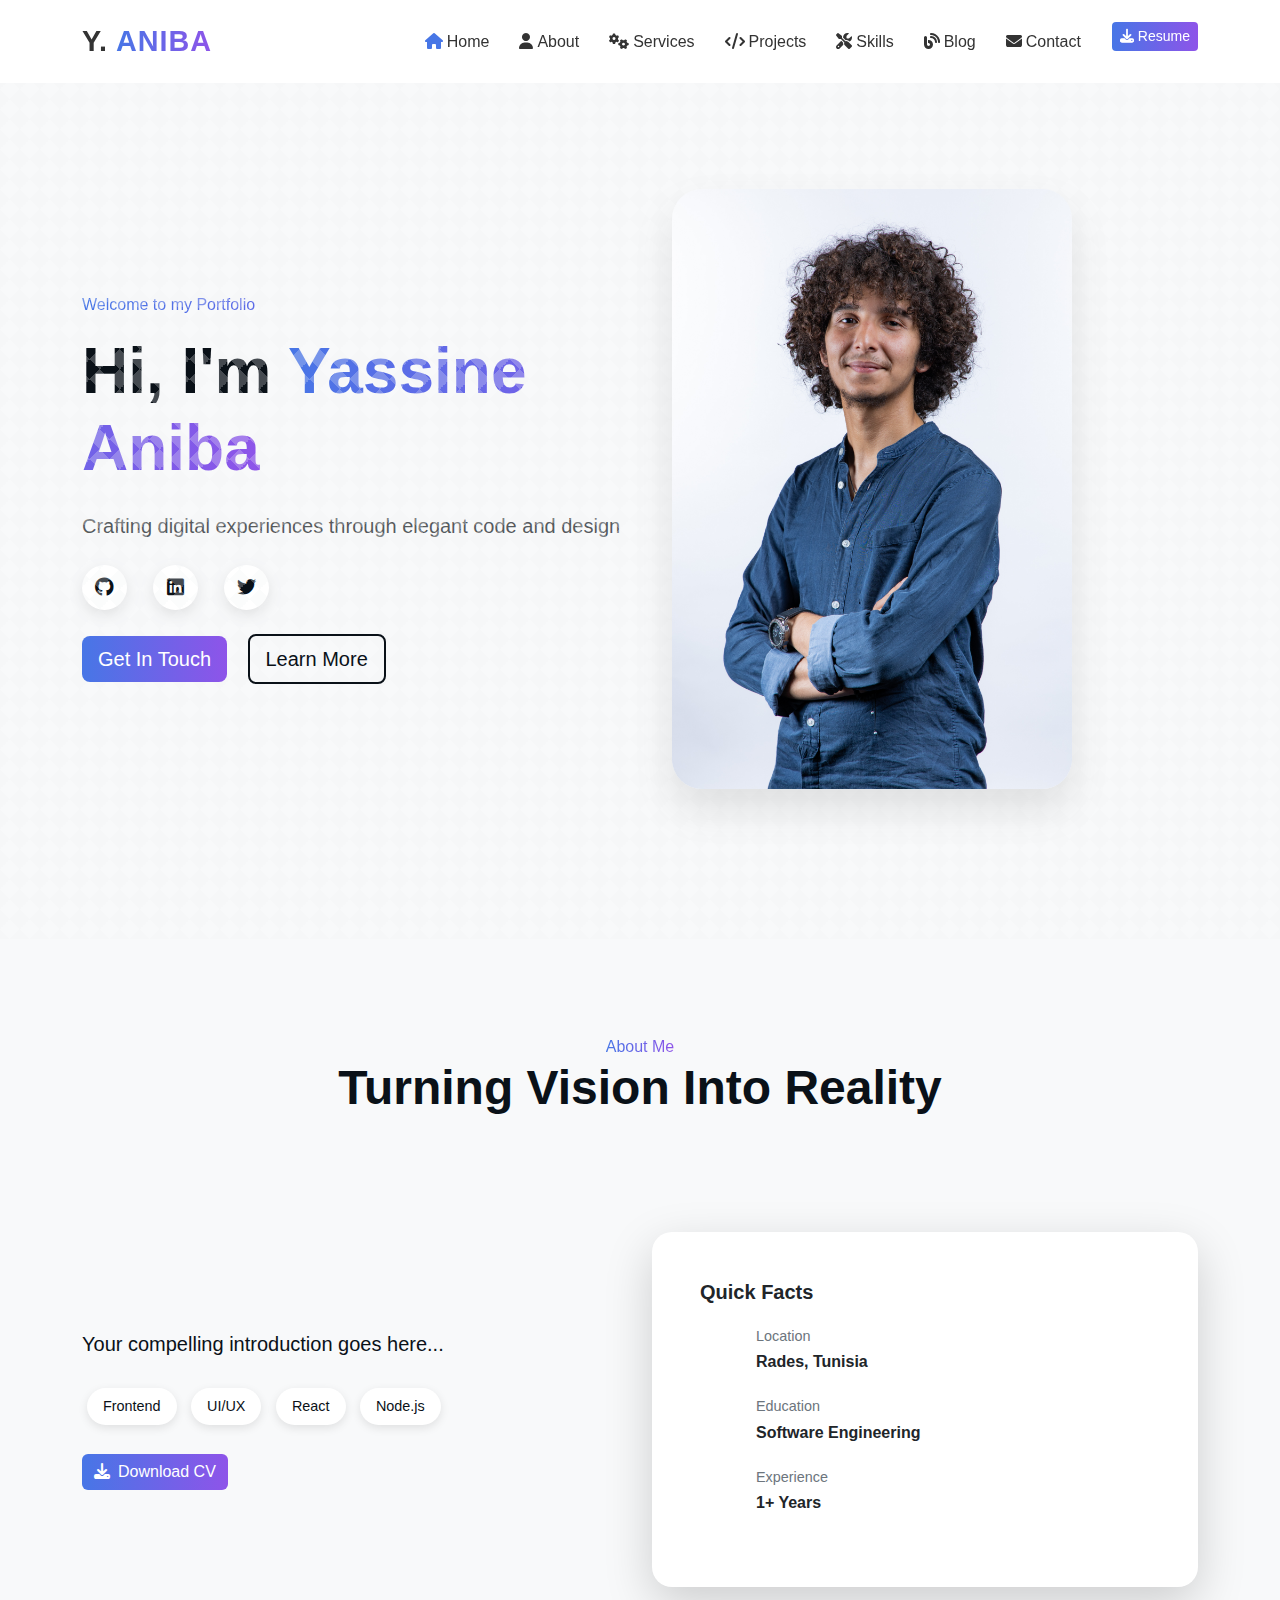
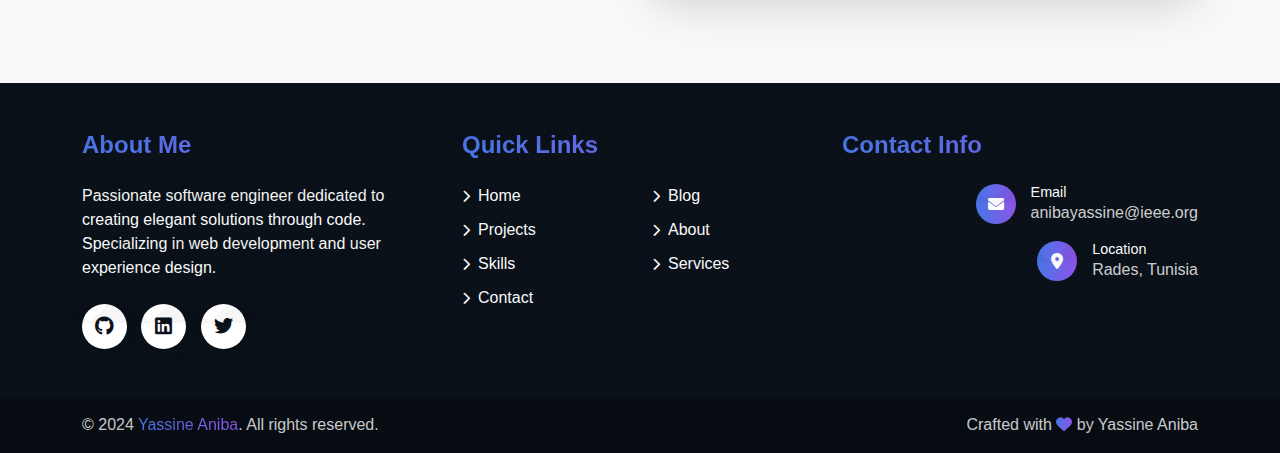
<file: index.html>
<!DOCTYPE html>
<html lang="en">
<head>
    <meta charset="UTF-8">
    <meta name="viewport" content="width=device-width, initial-scale=1.0">
    <link href="https://cdn.jsdelivr.net/npm/bootstrap@5.3.3/dist/css/bootstrap.min.css" rel="stylesheet">
    
    <link rel="stylesheet" href="https://cdnjs.cloudflare.com/ajax/libs/font-awesome/6.5.1/css/all.min.css">
    
    <link rel="stylesheet" href="style.css">
    <title>My Portfolio</title>
</head>
<body>
<header class="header-area">
    <div class="top-bar d-none d-md-block">
        <div class="container">
            <div class="row align-items-center">
                <div class="col-md-8">
                    <div class="top-info">
                        <span><i class="fas fa-envelope me-2"></i>anibayassine@ieee.org</span>
                        <span class="ms-3"><i class="fas fa-map-marker-alt me-2"></i>Rades, Tunisia</span>
                    </div>
                </div>
                <div class="col-md-4">
                    <div class="top-social text-end">
                        <a href="#" class="social-mini-icon"><i class="fas fa-github"></i></a>
                        <a href="#" class="social-mini-icon"><i class="fab fa-linkedin"></i></a>
                        <a href="#" class="social-mini-icon"><i class="fab fa-twitter"></i></a>
                    </div>
                </div>
            </div>
        </div>
    </div>

    <nav class="navbar navbar-expand-lg navbar-dark fixed-top" id="mainNav">
        <div class="container">
            <a class="navbar-brand" href="index.html">
                <span class="brand-text">Y.</span>
                <span class="text-gradient">ANIBA</span>
            </a>
            
            <button class="navbar-toggler" type="button" data-bs-toggle="collapse" data-bs-target="#navbarNav">
                <span class="navbar-toggler-icon"></span>
            </button>
            
            <div class="collapse navbar-collapse" id="navbarNav">
                <ul class="navbar-nav ms-auto">
                    <li class="nav-item">
                        <a class="nav-link active" href="index.html">
                            <i class="fas fa-home me-1"></i>Home
                        </a>
                    </li>
                    <li class="nav-item">
                        <a class="nav-link" href="about.html">
                            <i class="fas fa-user me-1"></i>About
                        </a>
                    </li>
                    <li class="nav-item">
                        <a class="nav-link" href="services.html">
                            <i class="fas fa-cogs me-1"></i>Services
                        </a>
                    </li>
                    <li class="nav-item">
                        <a class="nav-link" href="projects.html">
                            <i class="fas fa-code me-1"></i>Projects
                        </a>
                    </li>
                    <li class="nav-item">
                        <a class="nav-link" href="skills.html">
                            <i class="fas fa-tools me-1"></i>Skills
                        </a>
                    </li>
                    <li class="nav-item">
                        <a class="nav-link" href="blog.html">
                            <i class="fas fa-blog me-1"></i>Blog
                        </a>
                    </li>
                    <li class="nav-item">
                        <a class="nav-link" href="contact.html">
                            <i class="fas fa-envelope me-1"></i>Contact
                        </a>
                    </li>
                    <li class="nav-item ms-lg-3">
                        <a href="cvA.pdf" class="btn btn-gradient btn-sm">
                            <i class="fas fa-download me-1"></i>Resume
                        </a>
                    </li>
                </ul>
            </div>
        </div>
    </nav>
</header>

    <!-- Hero Section - Modernized -->
    <section class="hero min-vh-100 d-flex align-items-center position-relative overflow-hidden">
        <div class="hero-bg-animation"></div>
        <div class="container">
            <div class="row align-items-center">
                <div class="col-lg-6 hero-text" data-aos="fade-right">
                    <span class="subtitle text-gradient mb-3 d-block">Welcome to my Portfolio</span>
                    <h1 class="display-3 fw-bold mb-4">Hi, I'm <span class="text-gradient">Yassine Aniba</span></h1>
                    <p class="lead mb-4 text-muted">Crafting digital experiences through elegant code and design</p>
                    <div class="social-links mb-4">
                        <a href="#" class="social-icon"><i class="fab fa-github"></i></a>
                        <a href="#" class="social-icon"><i class="fab fa-linkedin"></i></a>
                        <a href="#" class="social-icon"><i class="fab fa-twitter"></i></a>
                    </div>
                    <div class="cta-buttons">
                        <a href="contact.html" class="btn btn-gradient btn-lg me-3">Get In Touch</a>
                        <a href="#about" class="btn btn-outline-dark btn-lg">Learn More</a>
                    </div>
                </div>
                <div class="col-lg-6" data-aos="fade-left">
                    <div class="profile-card">
                        <img src="yassine.jpg" alt="Profile" class="profile-img">
                        <div class="profile-card-blur"></div>
                    </div>
                </div>
            </div>
        </div>
    </section>

    <!-- About Section - Enhanced -->
    <section id="about" class="about py-6 bg-light">
        <div class="container">
            <div class="row justify-content-center mb-5">
                <div class="col-lg-8 text-center">
                    <span class="subtitle text-gradient">About Me</span>
                    <h2 class="display-5 fw-bold mb-4">Turning Vision Into Reality</h2>
                    <div class="section-divider mx-auto"></div>
                </div>
            </div>
            <div class="row align-items-center">
                <div class="col-lg-6" data-aos="fade-right">
                    <div class="about-text">
                        <p class="lead mb-4">Your compelling introduction goes here...</p>
                        <div class="skill-tags mb-4">
                            <span class="skill-tag">Frontend</span>
                            <span class="skill-tag">UI/UX</span>
                            <span class="skill-tag">React</span>
                            <span class="skill-tag">Node.js</span>
                        </div>
                        <a href="cvA.pdf" class="btn btn-gradient">
                            <i class="fas fa-download me-2"></i>Download CV
                        </a>
                    </div>
                </div>
                <div class="col-lg-6" data-aos="fade-left">
                    <div class="card card-hover border-0 shadow-lg">
                        <div class="card-body p-5">
                            <h5 class="card-title fw-bold mb-4">Quick Facts</h5>
                            <div class="quick-facts">
                                <div class="fact-item">
                                    <i class="fas fa-map-marker-alt fact-icon"></i>
                                    <div class="fact-content">
                                        <h6 class="fact-label">Location</h6>
                                        <p class="fact-text">Rades, Tunisia</p>
                                    </div>
                                </div>
                                <div class="fact-item">
                                    <i class="fas fa-graduation-cap fact-icon"></i>
                                    <div class="fact-content">
                                        <h6 class="fact-label">Education</h6>
                                        <p class="fact-text">Software Engineering</p>
                                    </div>
                                </div>
                                <div class="fact-item">
                                    <i class="fas fa-briefcase fact-icon"></i>
                                    <div class="fact-content">
                                        <h6 class="fact-label">Experience</h6>
                                        <p class="fact-text">1+ Years</p>
                                    </div>
                                </div>
                            </div>
                        </div>
                    </div>
                </div>
            </div>
        </div>
    </section>

    <footer class="footer-area">
        <!-- Main Footer -->
        <div class="main-footer py-5">
            <div class="container">
                <div class="row g-4">
                    <!-- About Column -->
                    <div class="col-lg-4">
                        <div class="footer-widget">
                            <h4 class="text-gradient mb-4">About Me</h4>
                            <p class="text-light mb-4">Passionate software engineer dedicated to creating elegant solutions through code. Specializing in web development and user experience design.</p>
                            <div class="footer-social">
                                <a href="#" class="social-icon"><i class="fab fa-github"></i></a>
                                <a href="#" class="social-icon"><i class="fab fa-linkedin"></i></a>
                                <a href="#" class="social-icon"><i class="fab fa-twitter"></i></a>
                            </div>
                        </div>
                    </div>
    
                    <!-- Quick Links -->
                    <div class="col-lg-4">
                        <div class="footer-widget">
                            <h4 class="text-gradient mb-4">Quick Links</h4>
                            <div class="row">
                                <div class="col-6">
                                    <ul class="footer-links">
                                        <li><a href="index.html"><i class="fas fa-chevron-right me-2"></i>Home</a></li>
                                        <li><a href="projects.html"><i class="fas fa-chevron-right me-2"></i>Projects</a></li>
                                        <li><a href="skills.html"><i class="fas fa-chevron-right me-2"></i>Skills</a></li>
                                        <li><a href="contact.html"><i class="fas fa-chevron-right me-2"></i>Contact</a></li>
                                    </ul>
                                </div>
                                <div class="col-6">
                                    <ul class="footer-links">
                                        <li><a href="blog.html"><i class="fas fa-chevron-right me-2"></i>Blog</a></li>
                                        <li><a href="about.html"><i class="fas fa-chevron-right me-2"></i>About</a></li>
                                        <li><a href="services.html"><i class="fas fa-chevron-right me-2"></i>Services</a></li>
                                    </ul>
                                </div>
                            </div>
                        </div>
                    </div>
    
                    <div class="col-lg-4">
                        <div class="footer-widget">
                            <h4 class="text-gradient mb-4">Contact Info</h4>
                            <div class="contact-info">
                                <div class="contact-item mb-3">
                                    <i class="fas fa-envelope contact-icon"></i>
                                    <div class="contact-text">
                                        <h6 class="mb-0">Email</h6>
                                        <p class="mb-0">anibayassine@ieee.org</p>
                                    </div>
                                </div>
                                <div class="contact-item mb-3">
                                    <i class="fas fa-map-marker-alt contact-icon"></i>
                                    <div class="contact-text">
                                        <h6 class="mb-0">Location</h6>
                                        <p class="mb-0">Rades, Tunisia</p>
                                    </div>
                                </div>
                            </div>
                        </div>
                    </div>
                </div>
            </div>
        </div>
    
        <div class="copyright-bar py-3">
            <div class="container">
                <div class="row align-items-center">
                    <div class="col-md-6">
                        <p class="mb-0 text-center text-md-start">
                            &copy; 2024 <span class="text-gradient">Yassine Aniba</span>. All rights reserved.
                        </p>
                    </div>
                    <div class="col-md-6">
                        <p class="mb-0 text-center text-md-end">
                            Crafted with <i class="fas fa-heart text-gradient"></i> by Yassine Aniba
                        </p>
                    </div>
                </div>
            </div>
        </div>
    </footer>
    <script src="https://cdn.jsdelivr.net/npm/bootstrap@5.3.3/dist/js/bootstrap.bundle.min.js"></script>
</body>
</html>
</file>
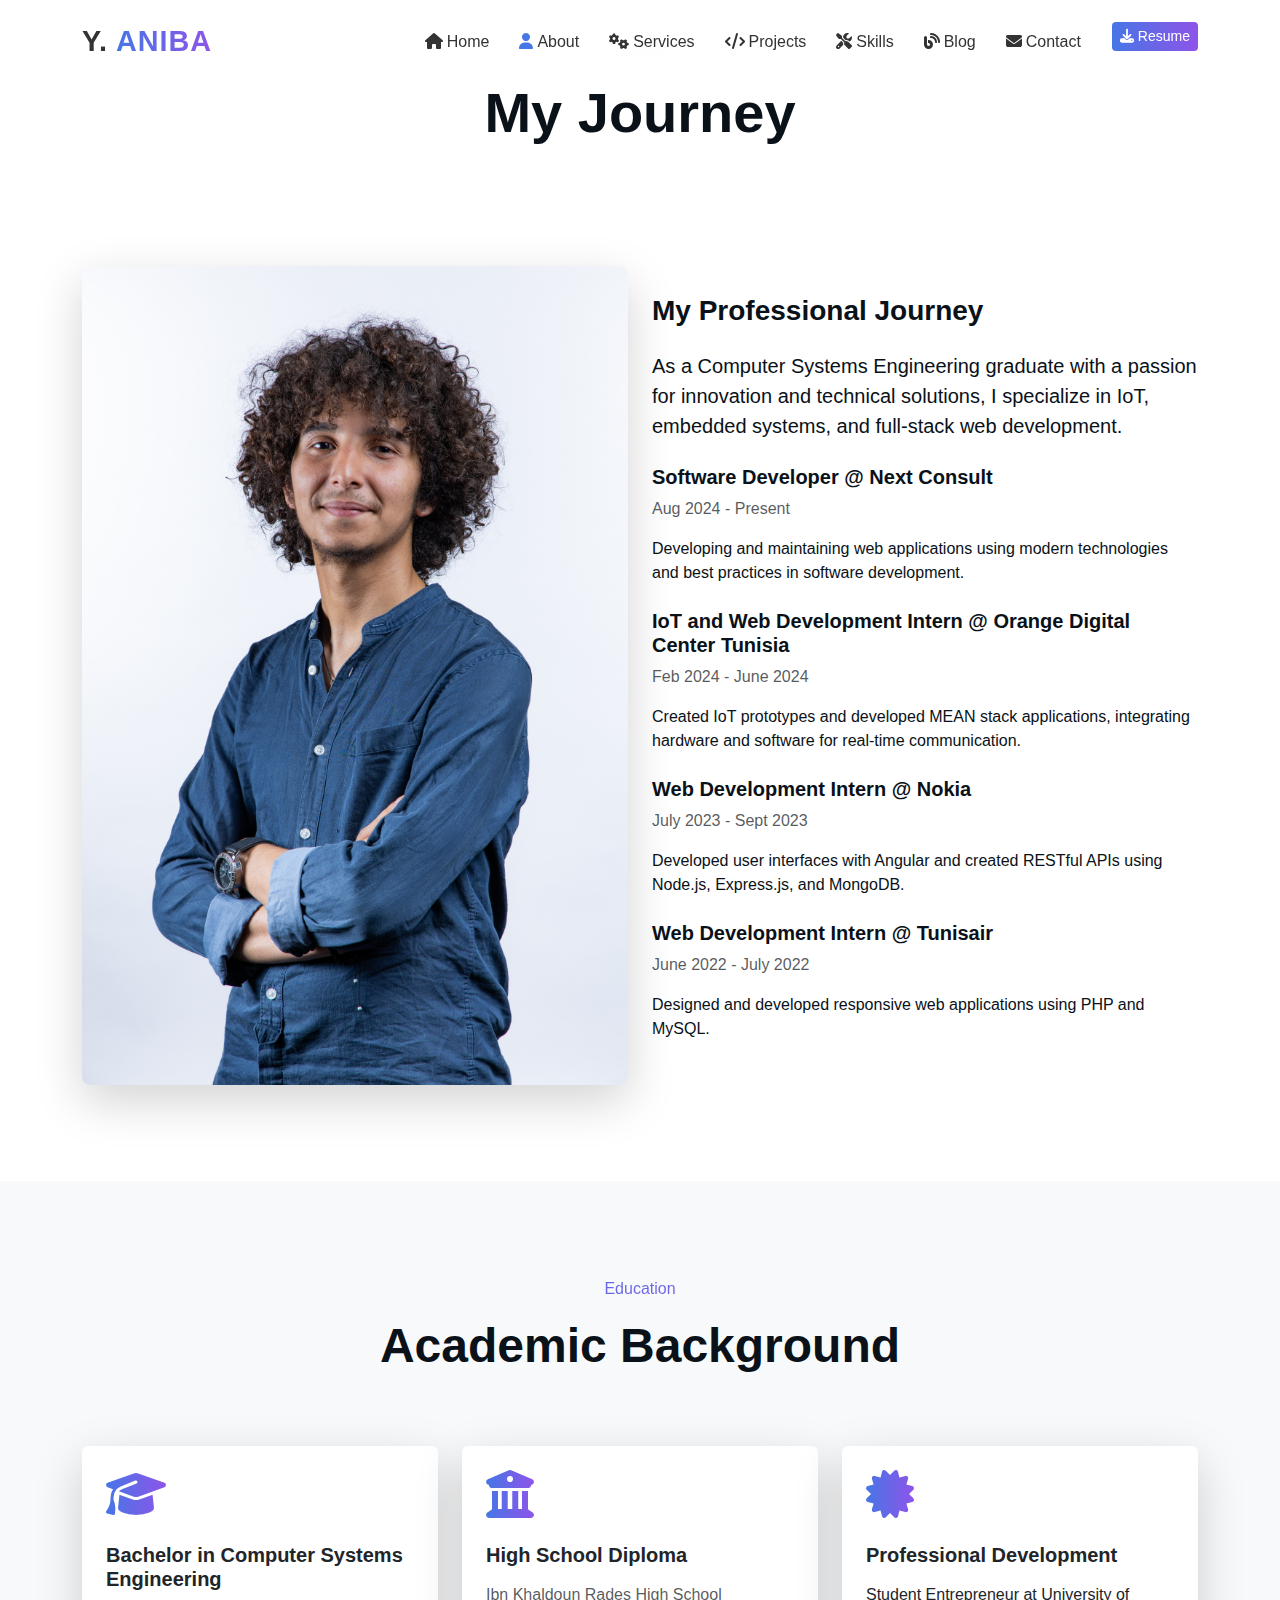
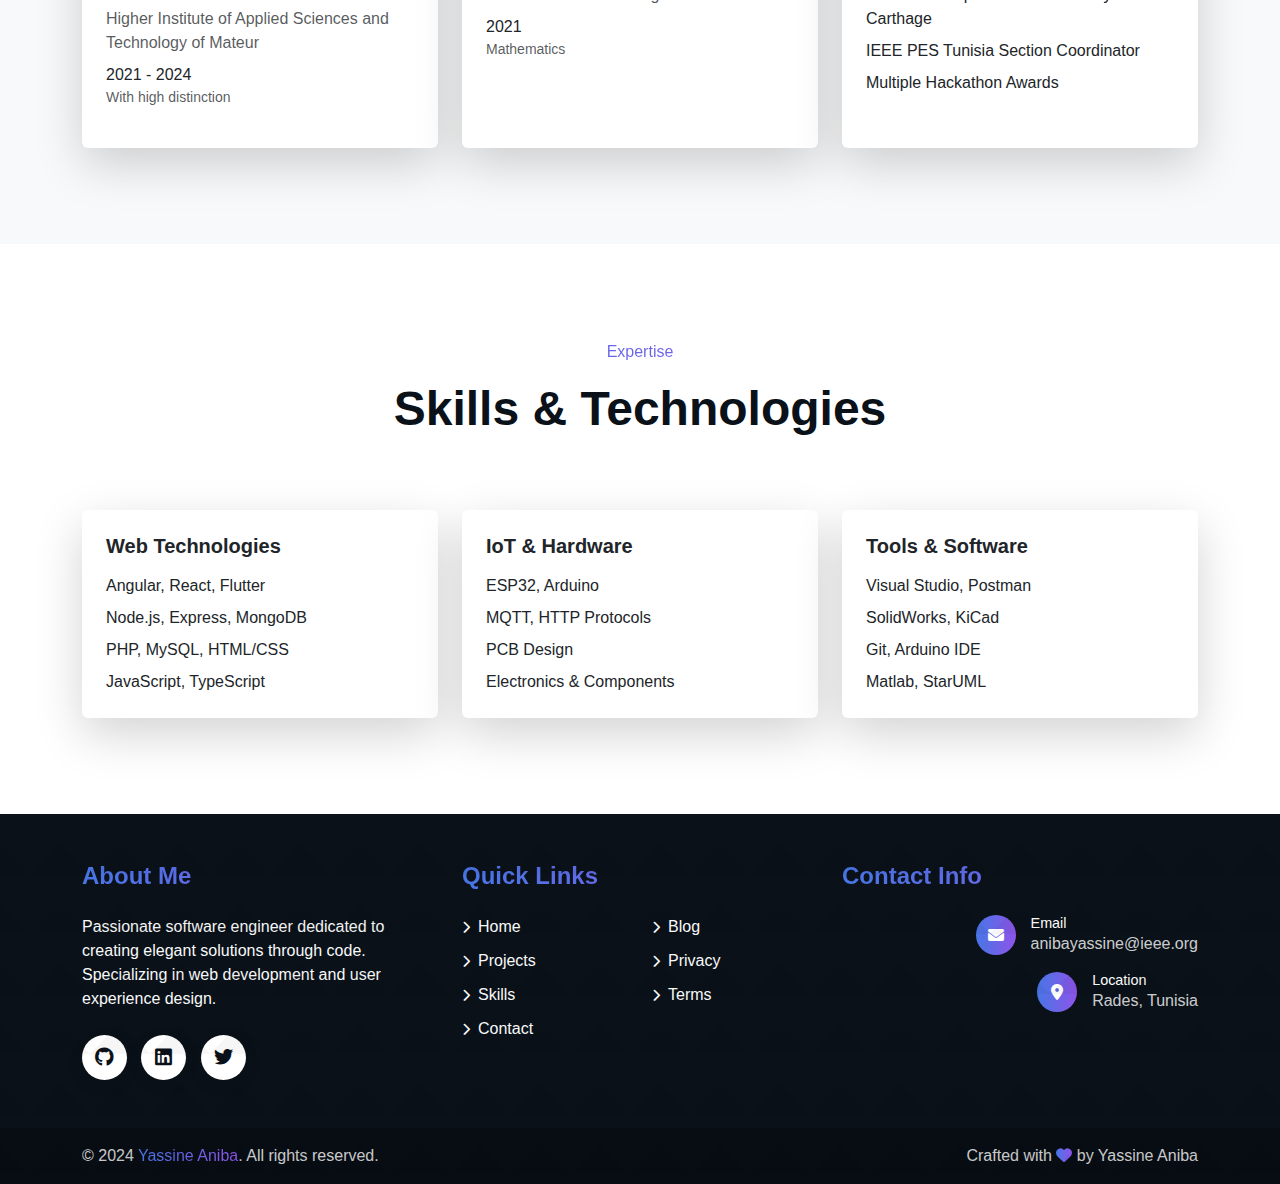
<file: about.html>
<!DOCTYPE html>
<html lang="en">
<head>
    <meta charset="UTF-8">
    <meta name="viewport" content="width=device-width, initial-scale=1.0">
    <link href="https://cdn.jsdelivr.net/npm/bootstrap@5.3.3/dist/css/bootstrap.min.css" rel="stylesheet">
    <link rel="stylesheet" href="https://cdnjs.cloudflare.com/ajax/libs/font-awesome/6.5.1/css/all.min.css">
    <link rel="stylesheet" href="style.css">
    <title>About - Yassine Aniba</title>
</head>
<body>
    <header class="header-area">
        <!-- Top Bar -->
        <div class="top-bar d-none d-md-block">
            <div class="container">
                <div class="row align-items-center">
                    <div class="col-md-8">
                        <div class="top-info">
                            <span><i class="fas fa-envelope me-2"></i>anibayassine@ieee.org</span>
                            <span class="ms-3"><i class="fas fa-map-marker-alt me-2"></i>Rades, Tunisia</span>
                        </div>
                    </div>
                    <div class="col-md-4">
                        <div class="top-social text-end">
                            <a href="#" class="social-mini-icon"><i class="fab fa-github"></i></a>
                            <a href="#" class="social-mini-icon"><i class="fab fa-linkedin"></i></a>
                            <a href="#" class="social-mini-icon"><i class="fab fa-twitter"></i></a>
                        </div>
                    </div>
                </div>
            </div>
        </div>

        <!-- Main Navbar -->
        <nav class="navbar navbar-expand-lg navbar-dark fixed-top" id="mainNav">
            <div class="container">
                <a class="navbar-brand" href="index.html">
                    <span class="brand-text">Y.</span>
                    <span class="text-gradient">ANIBA</span>
                </a>
                
                <button class="navbar-toggler" type="button" data-bs-toggle="collapse" data-bs-target="#navbarNav">
                    <span class="navbar-toggler-icon"></span>
                </button>
                
                <div class="collapse navbar-collapse" id="navbarNav">
                    <ul class="navbar-nav ms-auto">
                        <li class="nav-item">
                            <a class="nav-link" href="index.html">
                                <i class="fas fa-home me-1"></i>Home
                            </a>
                        </li>
                        <li class="nav-item">
                            <a class="nav-link active" href="about.html">
                                <i class="fas fa-user me-1"></i>About
                            </a>
                        </li>
                        <li class="nav-item">
                            <a class="nav-link" href="services.html">
                                <i class="fas fa-cogs me-1"></i>Services
                            </a>
                        </li>
                        <li class="nav-item">
                            <a class="nav-link" href="projects.html">
                                <i class="fas fa-code me-1"></i>Projects
                            </a>
                        </li>
                        <li class="nav-item">
                            <a class="nav-link" href="skills.html">
                                <i class="fas fa-tools me-1"></i>Skills
                            </a>
                        </li>
                        <li class="nav-item">
                            <a class="nav-link" href="blog.html">
                                <i class="fas fa-blog me-1"></i>Blog
                            </a>
                        </li>
                        <li class="nav-item">
                            <a class="nav-link" href="contact.html">
                                <i class="fas fa-envelope me-1"></i>Contact
                            </a>
                        </li>
                        <li class="nav-item ms-lg-3">
                            <a href="cvA.pdf" class="btn btn-gradient btn-sm">
                                <i class="fas fa-download me-1"></i>Resume
                            </a>
                        </li>
                    </ul>
                </div>
            </div>
        </nav>
    </header>

    <section class="about-hero min-vh-50 d-flex align-items-center position-relative">
        <div class="container">
            <div class="row justify-content-center text-center">
                <div class="col-lg-8">
                    <span class="subtitle text-gradient mb-3 d-block">About Me</span>
                    <h1 class="display-4 fw-bold mb-4">My Journey</h1>
                </div>
            </div>
        </div>
    </section>

    <section class="about-story py-6">
        <div class="container">
            <div class="row align-items-center">
                <div class="col-lg-6 mb-4 mb-lg-0">
                    <img src="yassine.jpg" alt="Journey" class="img-fluid rounded-3 shadow-lg">
                </div>
                <div class="col-lg-6">
                    <h2 class="h3 fw-bold mb-4">My Professional Journey</h2>
                    <p class="lead mb-4">As a Computer Systems Engineering graduate with a passion for innovation and technical solutions, I specialize in IoT, embedded systems, and full-stack web development.</p>
                    <div class="timeline">
                        <div class="timeline-item mb-4">
                            <h5 class="fw-bold">Software Developer @ Next Consult</h5>
                            <p class="text-muted">Aug 2024 - Present</p>
                            <p>Developing and maintaining web applications using modern technologies and best practices in software development.</p>
                        </div>
                        <div class="timeline-item mb-4">
                            <h5 class="fw-bold">IoT and Web Development Intern @ Orange Digital Center Tunisia</h5>
                            <p class="text-muted">Feb 2024 - June 2024</p>
                            <p>Created IoT prototypes and developed MEAN stack applications, integrating hardware and software for real-time communication.</p>
                        </div>
                        <div class="timeline-item mb-4">
                            <h5 class="fw-bold">Web Development Intern @ Nokia</h5>
                            <p class="text-muted">July 2023 - Sept 2023</p>
                            <p>Developed user interfaces with Angular and created RESTful APIs using Node.js, Express.js, and MongoDB.</p>
                        </div>
                        <div class="timeline-item">
                            <h5 class="fw-bold">Web Development Intern @ Tunisair</h5>
                            <p class="text-muted">June 2022 - July 2022</p>
                            <p>Designed and developed responsive web applications using PHP and MySQL.</p>
                        </div>
                    </div>
                </div>
            </div>
        </div>
    </section>

    <section class="education-section py-6 bg-light">
        <div class="container">
            <div class="row justify-content-center mb-5">
                <div class="col-lg-8 text-center">
                    <span class="subtitle text-gradient mb-3 d-block">Education</span>
                    <h2 class="display-5 fw-bold mb-4">Academic Background</h2>
                </div>
            </div>
            <div class="row g-4">
                <div class="col-lg-4">
                    <div class="card h-100 border-0 shadow-lg">
                        <div class="card-body p-4">
                            <div class="education-icon mb-4">
                                <i class="fas fa-graduation-cap text-gradient fa-3x"></i>
                            </div>
                            <h3 class="h5 fw-bold mb-3">Bachelor in Computer Systems Engineering</h3>
                            <p class="text-muted mb-2">Higher Institute of Applied Sciences and Technology of Mateur</p>
                            <p class="mb-0">2021 - 2024</p>
                            <p class="text-muted small">With high distinction</p>
                        </div>
                    </div>
                </div>
                <div class="col-lg-4">
                    <div class="card h-100 border-0 shadow-lg">
                        <div class="card-body p-4">
                            <div class="education-icon mb-4">
                                <i class="fas fa-university text-gradient fa-3x"></i>
                            </div>
                            <h3 class="h5 fw-bold mb-3">High School Diploma</h3>
                            <p class="text-muted mb-2">Ibn Khaldoun Rades High School</p>
                            <p class="mb-0">2021</p>
                            <p class="text-muted small">Mathematics</p>
                        </div>
                    </div>
                </div>
                <div class="col-lg-4">
                    <div class="card h-100 border-0 shadow-lg">
                        <div class="card-body p-4">
                            <div class="education-icon mb-4">
                                <i class="fas fa-certificate text-gradient fa-3x"></i>
                            </div>
                            <h3 class="h5 fw-bold mb-3">Professional Development</h3>
                            <ul class="list-unstyled mb-0">
                                <li class="mb-2">Student Entrepreneur at University of Carthage</li>
                                <li class="mb-2">IEEE PES Tunisia Section Coordinator</li>
                                <li>Multiple Hackathon Awards</li>
                            </ul>
                        </div>
                    </div>
                </div>
            </div>
        </div>
    </section>

    <section class="skills-section py-6">
        <div class="container">
            <div class="row justify-content-center mb-5">
                <div class="col-lg-8 text-center">
                    <span class="subtitle text-gradient mb-3 d-block">Expertise</span>
                    <h2 class="display-5 fw-bold mb-4">Skills & Technologies</h2>
                </div>
            </div>
            <div class="row g-4">
                <div class="col-lg-4">
                    <div class="card h-100 border-0 shadow-lg">
                        <div class="card-body p-4">
                            <h3 class="h5 fw-bold mb-3">Web Technologies</h3>
                            <ul class="list-unstyled mb-0">
                                <li class="mb-2">Angular, React, Flutter</li>
                                <li class="mb-2">Node.js, Express, MongoDB</li>
                                <li class="mb-2">PHP, MySQL, HTML/CSS</li>
                                <li>JavaScript, TypeScript</li>
                            </ul>
                        </div>
                    </div>
                </div>
                <div class="col-lg-4">
                    <div class="card h-100 border-0 shadow-lg">
                        <div class="card-body p-4">
                            <h3 class="h5 fw-bold mb-3">IoT & Hardware</h3>
                            <ul class="list-unstyled mb-0">
                                <li class="mb-2">ESP32, Arduino</li>
                                <li class="mb-2">MQTT, HTTP Protocols</li>
                                <li class="mb-2">PCB Design</li>
                                <li>Electronics & Components</li>
                            </ul>
                        </div>
                    </div>
                </div>
                <div class="col-lg-4">
                    <div class="card h-100 border-0 shadow-lg">
                        <div class="card-body p-4">
                            <h3 class="h5 fw-bold mb-3">Tools & Software</h3>
                            <ul class="list-unstyled mb-0">
                                <li class="mb-2">Visual Studio, Postman</li>
                                <li class="mb-2">SolidWorks, KiCad</li>
                                <li class="mb-2">Git, Arduino IDE</li>
                                <li>Matlab, StarUML</li>
                            </ul>
                        </div>
                    </div>
                </div>
            </div>
        </div>
    </section>

    <footer class="footer-area">
        <!-- Main Footer -->
        <div class="main-footer py-5">
            <div class="container">
                <div class="row g-4">
                    <!-- About Column -->
                    <div class="col-lg-4">
                        <div class="footer-widget">
                            <h4 class="text-gradient mb-4">About Me</h4>
                            <p class="text-light mb-4">Passionate software engineer dedicated to creating elegant solutions through code. Specializing in web development and user experience design.</p>
                            <div class="footer-social">
                                <a href="#" class="social-icon"><i class="fab fa-github"></i></a>
                                <a href="#" class="social-icon"><i class="fab fa-linkedin"></i></a>
                                <a href="#" class="social-icon"><i class="fab fa-twitter"></i></a>
                            </div>
                        </div>
                    </div>

                    <!-- Quick Links -->
                    <div class="col-lg-4">
                        <div class="footer-widget">
                            <h4 class="text-gradient mb-4">Quick Links</h4>
                            <div class="row">
                                <div class="col-6">
                                    <ul class="footer-links">
                                        <li><a href="index.html"><i class="fas fa-chevron-right me-2"></i>Home</a></li>
                                        <li><a href="projects.html"><i class="fas fa-chevron-right me-2"></i>Projects</a></li>
                                        <li><a href="skills.html"><i class="fas fa-chevron-right me-2"></i>Skills</a></li>
                                        <li><a href="contact.html"><i class="fas fa-chevron-right me-2"></i>Contact</a></li>
                                    </ul>
                                </div>
                                <div class="col-6">
                                    <ul class="footer-links">
                                        <li><a href="#"><i class="fas fa-chevron-right me-2"></i>Blog</a></li>
                                        <li><a href="#"><i class="fas fa-chevron-right me-2"></i>Privacy</a></li>
                                        <li><a href="#"><i class="fas fa-chevron-right me-2"></i>Terms</a></li>
                                    </ul>
                                </div>
                            </div>
                        </div>
                    </div>

                    <!-- Contact Info -->
                    <div class="col-lg-4">
                        <div class="footer-widget">
                            <h4 class="text-gradient mb-4">Contact Info</h4>
                            <div class="contact-info">
                                <div class="contact-item mb-3">
                                    <i class="fas fa-envelope contact-icon"></i>
                                    <div class="contact-text">
                                        <h6 class="mb-0">Email</h6>
                                        <p class="mb-0">anibayassine@ieee.org</p>
                                    </div>
                                </div>
                                <div class="contact-item mb-3">
                                    <i class="fas fa-map-marker-alt contact-icon"></i>
                                    <div class="contact-text">
                                        <h6 class="mb-0">Location</h6>
                                        <p class="mb-0">Rades, Tunisia</p>
                                    </div>
                                </div>
                            </div>
                        </div>
                    </div>
                </div>
            </div>
        </div>

        <!-- Copyright Bar -->
        <div class="copyright-bar py-3">
            <div class="container">
                <div class="row align-items-center">
                    <div class="col-md-6">
                        <p class="mb-0 text-center text-md-start">
                            &copy; 2024 <span class="text-gradient">Yassine Aniba</span>. All rights reserved.
                        </p>
                    </div>
                    <div class="col-md-6">
                        <p class="mb-0 text-center text-md-end">
                            Crafted with <i class="fas fa-heart text-gradient"></i> by Yassine Aniba
                        </p>
                    </div>
                </div>
            </div>
        </div>
    </footer>
    
    <script src="https://cdn.jsdelivr.net/npm/bootstrap@5.3.3/dist/js/bootstrap.bundle.min.js"></script>
</body>
</html>
</file>
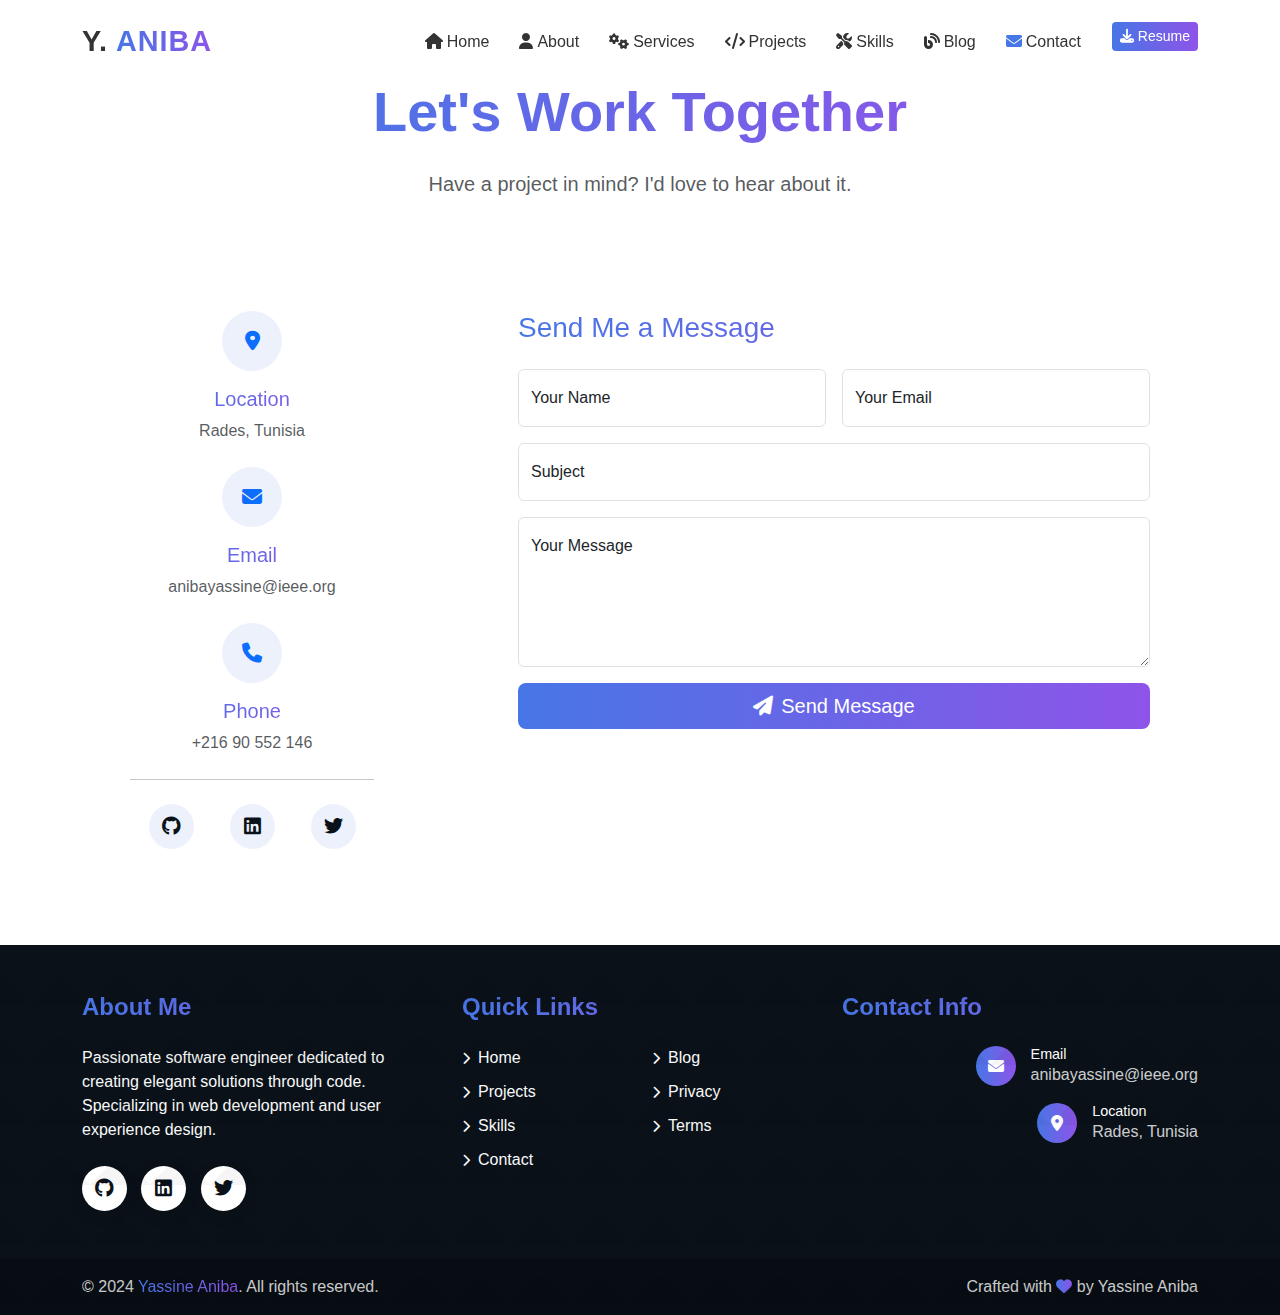
<file: contact.html>
<!DOCTYPE html>
<html lang="en">
    <head>
        <meta charset="UTF-8">
        <meta name="viewport" content="width=device-width, initial-scale=1.0">
        
        <link href="https://cdn.jsdelivr.net/npm/bootstrap@5.3.3/dist/css/bootstrap.min.css" rel="stylesheet">
        
        <link rel="stylesheet" href="https://cdnjs.cloudflare.com/ajax/libs/font-awesome/6.5.1/css/all.min.css">
        
        <link rel="stylesheet" href="style.css">
        <title>Contact - Yassine Aniba</title>
    </head>
<body>
    
<header class="header-area">
    
    <div class="top-bar d-none d-md-block">
        <div class="container">
            <div class="row align-items-center">
                <div class="col-md-8">
                    <div class="top-info">
                        <span><i class="fas fa-envelope me-2"></i>anibayassine@ieee.org</span>
                        <span class="ms-3"><i class="fas fa-map-marker-alt me-2"></i>Rades, Tunisia</span>
                    </div>
                </div>
                <div class="col-md-4">
                    <div class="top-social text-end">
                        <a href="#" class="social-mini-icon"><i class="fab fa-github"></i></a>
                        <a href="#" class="social-mini-icon"><i class="fab fa-linkedin"></i></a>
                        <a href="#" class="social-mini-icon"><i class="fab fa-twitter"></i></a>
                    </div>
                </div>
            </div>
        </div>
    </div>

    <!-- Main Navbar -->
    <nav class="navbar navbar-expand-lg navbar-dark fixed-top" id="mainNav">
        <div class="container">
            <a class="navbar-brand" href="index.html">
                <span class="brand-text">Y.</span>
                <span class="text-gradient">ANIBA</span>
            </a>
            
            <button class="navbar-toggler" type="button" data-bs-toggle="collapse" data-bs-target="#navbarNav">
                <span class="navbar-toggler-icon"></span>
            </button>
            
            <div class="collapse navbar-collapse" id="navbarNav">
                <ul class="navbar-nav ms-auto">
                    <li class="nav-item">
                        <a class="nav-link" href="index.html">
                            <i class="fas fa-home me-1"></i>Home
                        </a>
                    </li>
                    <li class="nav-item">
                        <a class="nav-link" href="about.html">
                            <i class="fas fa-user me-1"></i>About
                        </a>
                    </li>
                    <li class="nav-item">
                        <a class="nav-link" href="services.html">
                            <i class="fas fa-cogs me-1"></i>Services
                        </a>
                    </li>
                    <li class="nav-item">
                        <a class="nav-link" href="projects.html">
                            <i class="fas fa-code me-1"></i>Projects
                        </a>
                    </li>
                    <li class="nav-item">
                        <a class="nav-link" href="skills.html">
                            <i class="fas fa-tools me-1"></i>Skills
                        </a>
                    </li>
                    <li class="nav-item">
                        <a class="nav-link" href="blog.html">
                            <i class="fas fa-blog me-1"></i>Blog
                        </a>
                    </li>
                    <li class="nav-item">
                        <a class="nav-link active" href="contact.html">
                            <i class="fas fa-envelope me-1"></i>Contact
                        </a>
                    </li>
                    <li class="nav-item ms-lg-3">
                        <a href="cvA.pdf" class="btn btn-gradient btn-sm">
                            <i class="fas fa-download me-1"></i>Resume
                        </a>
                    </li>
                </ul>
            </div>
        </div>
    </nav>
</header>

<section class="contact-hero min-vh-50 d-flex align-items-center position-relative bg-gradient-light">
    <div class="container">
        <div class="row justify-content-center text-center">
            <div class="col-lg-8">
                <span class="badge bg-gradient mb-3">Get in Touch</span>
                <h1 class="display-4 fw-bold text-gradient mb-4">Let's Work Together</h1>
                <p class="lead text-muted">Have a project in mind? I'd love to hear about it.</p>
                <div class="hero-shape"></div>
            </div>
        </div>
    </div>
</section>

<section class="contact-form-section py-5 py-lg-6">
    <div class="container">
        <div class="row g-4 g-lg-5">
            
            <div class="col-lg-4">
                <div class="card glass-card h-80 border-0">
                    <div class="card-body p-4 p-lg-5">
                        <div class="contact-info-item mb-4 text-center">
                            <div class="icon-box gradient-border mx-auto mb-3">
                                <i class="fas fa-map-marker-alt fa-lg text-primary"></i>
                            </div>
                            <h4 class="h5 mb-2 text-gradient">Location</h4>
                            <p class="text-muted mb-0">Rades, Tunisia</p>
                        </div>

                        <div class="contact-info-item mb-4 text-center">
                            <div class="icon-box gradient-border mx-auto mb-3">
                                <i class="fas fa-envelope fa-lg text-primary"></i>
                            </div>
                            <h4 class="h5 mb-2 text-gradient">Email</h4>
                            <p class="text-muted mb-0">anibayassine@ieee.org</p>
                        </div>

                        <div class="contact-info-item mb-4 text-center">
                            <div class="icon-box gradient-border mx-auto mb-3">
                                <i class="fas fa-phone fa-lg text-primary"></i>
                            </div>
                            <h4 class="h5 mb-2 text-gradient">Phone</h4>
                            <p class="text-muted mb-0">+216 90 552 146</p>
                        </div>

                        <hr class="gradient-divider my-4">

                        <div class="social-links d-flex justify-content-center gap-3">
                            <a href="#" class="social-link gradient-border">
                                <i class="fab fa-github"></i>
                            </a>
                            <a href="#" class="social-link gradient-border">
                                <i class="fab fa-linkedin"></i>
                            </a>
                            <a href="#" class="social-link gradient-border">
                                <i class="fab fa-twitter"></i>
                            </a>
                        </div>
                    </div>
                </div>
            </div>

            <!-- Contact Form Card -->
            <div class="col-lg-8">
                <div class="card glass-card border-0">
                    <div class="card-body p-4 p-lg-5">
                        <h3 class="card-title text-gradient mb-4">Send Me a Message</h3>
                        <form id="contactForm" class="needs-validation" novalidate>
                            <div class="row g-3">
                                <div class="col-md-6">
                                    <div class="form-floating glass-input">
                                        <input type="text" class="form-control" id="name" placeholder="Your Name" required>
                                        <label for="name">Your Name</label>
                                        <div class="invalid-feedback">Please enter your name</div>
                                    </div>
                                </div>
                                <div class="col-md-6">
                                    <div class="form-floating glass-input">
                                        <input type="email" class="form-control" id="email" placeholder="Your Email" required>
                                        <label for="email">Your Email</label>
                                        <div class="invalid-feedback">Please enter a valid email</div>
                                    </div>
                                </div>
                                <div class="col-12">
                                    <div class="form-floating glass-input">
                                        <input type="text" class="form-control" id="subject" placeholder="Subject" required>
                                        <label for="subject">Subject</label>
                                        <div class="invalid-feedback">Please enter a subject</div>
                                    </div>
                                </div>
                                <div class="col-12">
                                    <div class="form-floating glass-input">
                                        <textarea class="form-control" id="message" style="height: 150px" placeholder="Your Message" required></textarea>
                                        <label for="message">Your Message</label>
                                        <div class="invalid-feedback">Please enter your message</div>
                                    </div>
                                </div>
                                <div class="col-12">
                                    <button type="submit" class="btn btn-gradient btn-lg w-100">
                                        <i class="fas fa-paper-plane me-2"></i>Send Message
                                    </button>
                                </div>
                            </div>
                        </form>
                    </div>
                </div>
            </div>
        </div>
    </div>
</section>

    <footer class="footer-area">
        <!-- Main Footer -->
        <div class="main-footer py-5">
            <div class="container">
                <div class="row g-4">
                    <!-- About Column -->
                    <div class="col-lg-4">
                        <div class="footer-widget">
                            <h4 class="text-gradient mb-4">About Me</h4>
                            <p class="text-light mb-4">Passionate software engineer dedicated to creating elegant solutions through code. Specializing in web development and user experience design.</p>
                            <div class="footer-social">
                                <a href="#" class="social-icon"><i class="fab fa-github"></i></a>
                                <a href="#" class="social-icon"><i class="fab fa-linkedin"></i></a>
                                <a href="#" class="social-icon"><i class="fab fa-twitter"></i></a>
                            </div>
                        </div>
                    </div>
    
                    <!-- Quick Links -->
                    <div class="col-lg-4">
                        <div class="footer-widget">
                            <h4 class="text-gradient mb-4">Quick Links</h4>
                            <div class="row">
                                <div class="col-6">
                                    <ul class="footer-links">
                                        <li><a href="index.html"><i class="fas fa-chevron-right me-2"></i>Home</a></li>
                                        <li><a href="projects.html"><i class="fas fa-chevron-right me-2"></i>Projects</a></li>
                                        <li><a href="skills.html"><i class="fas fa-chevron-right me-2"></i>Skills</a></li>
                                        <li><a href="contact.html"><i class="fas fa-chevron-right me-2"></i>Contact</a></li>
                                    </ul>
                                </div>
                                <div class="col-6">
                                    <ul class="footer-links">
                                        <li><a href="#"><i class="fas fa-chevron-right me-2"></i>Blog</a></li>
                                        <li><a href="#"><i class="fas fa-chevron-right me-2"></i>Privacy</a></li>
                                        <li><a href="#"><i class="fas fa-chevron-right me-2"></i>Terms</a></li>
                                    </ul>
                                </div>
                            </div>
                        </div>
                    </div>
    
                    <!-- Contact Info -->
                    <div class="col-lg-4">
                        <div class="footer-widget">
                            <h4 class="text-gradient mb-4">Contact Info</h4>
                            <div class="contact-info">
                                <div class="contact-item mb-3">
                                    <i class="fas fa-envelope contact-icon"></i>
                                    <div class="contact-text">
                                        <h6 class="mb-0">Email</h6>
                                        <p class="mb-0">anibayassine@ieee.org</p>
                                    </div>
                                </div>
                                <div class="contact-item mb-3">
                                    <i class="fas fa-map-marker-alt contact-icon"></i>
                                    <div class="contact-text">
                                        <h6 class="mb-0">Location</h6>
                                        <p class="mb-0">Rades, Tunisia</p>
                                    </div>
                                </div>
                            </div>
                        </div>
                    </div>
                </div>
            </div>
        </div>
    
        <!-- Copyright Bar -->
        <div class="copyright-bar py-3">
            <div class="container">
                <div class="row align-items-center">
                    <div class="col-md-6">
                        <p class="mb-0 text-center text-md-start">
                            &copy; 2024 <span class="text-gradient">Yassine Aniba</span>. All rights reserved.
                        </p>
                    </div>
                    <div class="col-md-6">
                        <p class="mb-0 text-center text-md-end">
                            Crafted with <i class="fas fa-heart text-gradient"></i> by Yassine Aniba
                        </p>
                    </div>
                </div>
            </div>
        </div>
    </footer>

    <!-- Bootstrap JS -->
    <script src="https://cdn.jsdelivr.net/npm/bootstrap@5.3.3/dist/js/bootstrap.bundle.min.js"></script>
</body>
</html>
</file>
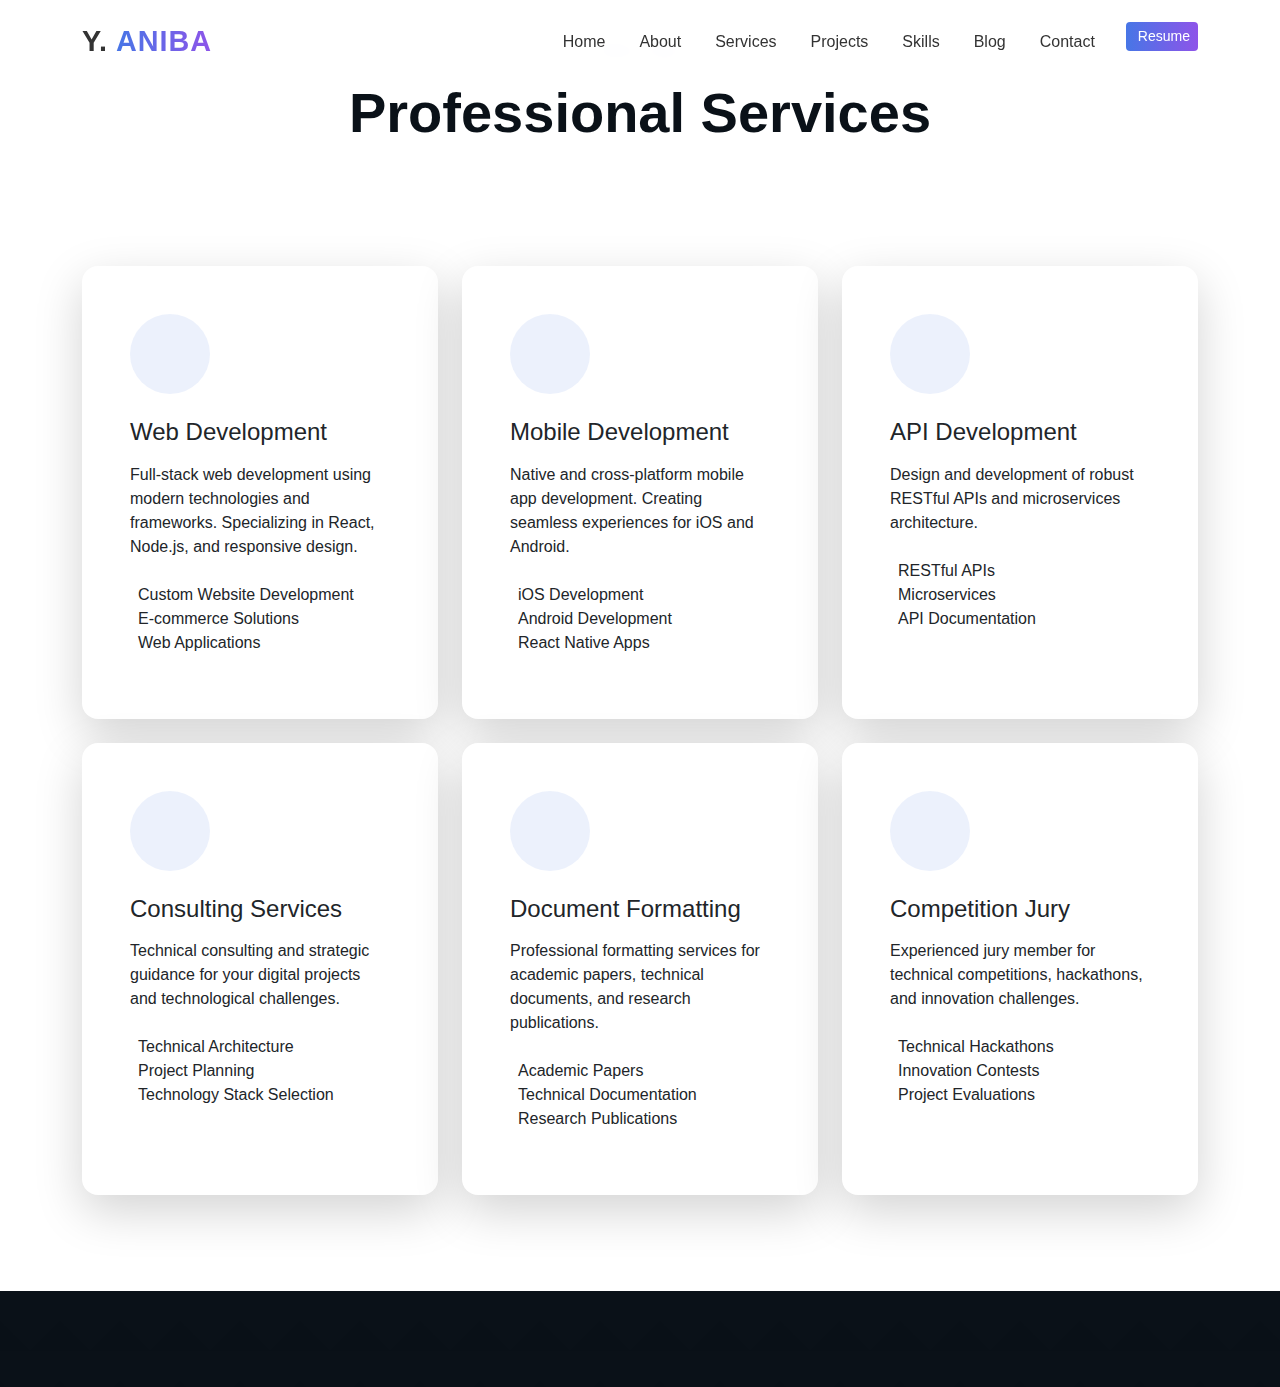
<file: services.html>
<!DOCTYPE html>
<html lang="en">
<head>
    <meta charset="UTF-8">
    <meta name="viewport" content="width=device-width, initial-scale=1.0">
    <link href="https://cdn.jsdelivr.net/npm/bootstrap@5.3.3/dist/css/bootstrap.min.css" rel="stylesheet">
    <link rel="stylesheet" href="https://cdnjs.cloudflare.com/ajax/libs/font-awesome/6.5.1/css/all.min.css" integrity="sha512-DTOQO9RWCH3ppGqcWaEA1BIZOC6xxalwEsw9c2QQeAIftl+Vegovlnee1c9QX4TctnWMn13TZye+giMm8e2LwA==" crossorigin="anonymous" referrerpolicy="no-referrer" />
    <link rel="stylesheet" href="style.css">
    <title>Services - Yassine Aniba</title>
</head>
<body>
    <header class="header-area">
        <div class="top-bar d-none d-md-block">
            <div class="container">
                <div class="row align-items-center">
                    <div class="col-md-8">
                        <div class="top-info">
                            <span><i class="fas fa-envelope me-2"></i>anibayassine@ieee.org</span>
                            <span class="ms-3"><i class="fas fa-map-marker-alt me-2"></i>Rades, Tunisia</span>
                        </div>
                    </div>
                    <div class="col-md-4">
                        <div class="top-social text-end">
                            <a href="#" class="social-mini-icon"><i class="fab fa-github"></i></a>
                            <a href="#" class="social-mini-icon"><i class="fab fa-linkedin"></i></a>
                            <a href="#" class="social-mini-icon"><i class="fab fa-twitter"></i></a>
                        </div>
                    </div>
                </div>
            </div>
        </div>

        <nav class="navbar navbar-expand-lg navbar-dark fixed-top" id="mainNav">
            <div class="container">
                <a class="navbar-brand" href="index.html">
                    <span class="brand-text">Y.</span>
                    <span class="text-gradient">ANIBA</span>
                </a>
                
                <button class="navbar-toggler" type="button" data-bs-toggle="collapse" data-bs-target="#navbarNav">
                    <span class="navbar-toggler-icon"></span>
                </button>
                
                <div class="collapse navbar-collapse" id="navbarNav">
                    <ul class="navbar-nav ms-auto">
                        <li class="nav-item">
                            <a class="nav-link" href="index.html">
                                <i class="fas fa-home me-1"></i>Home
                            </a>
                        </li>
                        <li class="nav-item">
                            <a class="nav-link" href="about.html">
                                <i class="fas fa-user me-1"></i>About
                            </a>
                        </li>
                        <li class="nav-item">
                            <a class="nav-link active" href="services.html">
                                <i class="fas fa-cogs me-1"></i>Services
                            </a>
                        </li>
                        <li class="nav-item">
                            <a class="nav-link" href="projects.html">
                                <i class="fas fa-code me-1"></i>Projects
                            </a>
                        </li>
                        <li class="nav-item">
                            <a class="nav-link" href="skills.html">
                                <i class="fas fa-tools me-1"></i>Skills
                            </a>
                        </li>
                        <li class="nav-item">
                            <a class="nav-link" href="blog.html">
                                <i class="fas fa-blog me-1"></i>Blog
                            </a>
                        </li>
                        <li class="nav-item">
                            <a class="nav-link" href="contact.html">
                                <i class="fas fa-envelope me-1"></i>Contact
                            </a>
                        </li>
                        <li class="nav-item ms-lg-3">
                            <a href="cvA.pdf" class="btn btn-gradient btn-sm">
                                <i class="fas fa-download me-1"></i>Resume
                            </a>
                        </li>
                    </ul>
                </div>
            </div>
        </nav>
    </header>

    <section class="services-hero min-vh-50 d-flex align-items-center position-relative">
        <div class="container">
            <div class="row justify-content-center text-center">
                <div class="col-lg-8">
                    <span class="subtitle text-gradient mb-3 d-block">What I Offer</span>
                    <h1 class="display-4 fw-bold mb-4">Professional Services</h1>
                </div>
            </div>
        </div>
    </section>

    <section class="services-grid py-6">
        <div class="container">
            <div class="row g-4">
                <div class="col-lg-4">
                    <div class="service-card card h-100 border-0 shadow-lg">
                        <div class="card-body p-5">
                            <div class="service-icon mb-4">
                                <i class="fas fa-desktop text-gradient fa-3x"></i>
                            </div>
                            <h3 class="card-title h4 mb-3">Web Development</h3>
                            <p class="card-text">Full-stack web development using modern technologies and frameworks. Specializing in React, Node.js, and responsive design.</p>
                            <ul class="service-features list-unstyled mt-4">
                                <li><i class="fas fa-check text-gradient me-2"></i>Custom Website Development</li>
                                <li><i class="fas fa-check text-gradient me-2"></i>E-commerce Solutions</li>
                                <li><i class="fas fa-check text-gradient me-2"></i>Web Applications</li>
                            </ul>
                        </div>
                    </div>
                </div>

                <div class="col-lg-4">
                    <div class="service-card card h-100 border-0 shadow-lg">
                        <div class="card-body p-5">
                            <div class="service-icon mb-4">
                                <i class="fas fa-mobile-alt text-gradient fa-3x"></i>
                            </div>
                            <h3 class="card-title h4 mb-3">Mobile Development</h3>
                            <p class="card-text">Native and cross-platform mobile app development. Creating seamless experiences for iOS and Android.</p>
                            <ul class="service-features list-unstyled mt-4">
                                <li><i class="fas fa-check text-gradient me-2"></i>iOS Development</li>
                                <li><i class="fas fa-check text-gradient me-2"></i>Android Development</li>
                                <li><i class="fas fa-check text-gradient me-2"></i>React Native Apps</li>
                            </ul>
                        </div>
                    </div>
                </div>

                <div class="col-lg-4">
                    <div class="service-card card h-100 border-0 shadow-lg">
                        <div class="card-body p-5">
                            <div class="service-icon mb-4">
                                <i class="fas fa-code text-gradient fa-3x"></i>
                            </div>
                            <h3 class="card-title h4 mb-3">API Development</h3>
                            <p class="card-text">Design and development of robust RESTful APIs and microservices architecture.</p>
                            <ul class="service-features list-unstyled mt-4">
                                <li><i class="fas fa-check text-gradient me-2"></i>RESTful APIs</li>
                                <li><i class="fas fa-check text-gradient me-2"></i>Microservices</li>
                                <li><i class="fas fa-check text-gradient me-2"></i>API Documentation</li>
                            </ul>
                        </div>
                    </div>
                </div>

                <div class="col-lg-4">
                    <div class="service-card card h-100 border-0 shadow-lg">
                        <div class="card-body p-5">
                            <div class="service-icon mb-4">
                                <i class="fas fa-lightbulb text-gradient fa-3x"></i>
                            </div>
                            <h3 class="card-title h4 mb-3">Consulting Services</h3>
                            <p class="card-text">Technical consulting and strategic guidance for your digital projects and technological challenges.</p>
                            <ul class="service-features list-unstyled mt-4">
                                <li><i class="fas fa-check text-gradient me-2"></i>Technical Architecture</li>
                                <li><i class="fas fa-check text-gradient me-2"></i>Project Planning</li>
                                <li><i class="fas fa-check text-gradient me-2"></i>Technology Stack Selection</li>
                            </ul>
                        </div>
                    </div>
                </div>

                <div class="col-lg-4">
                    <div class="service-card card h-100 border-0 shadow-lg">
                        <div class="card-body p-5">
                            <div class="service-icon mb-4">
                                <i class="fas fa-file-alt text-gradient fa-3x"></i>
                            </div>
                            <h3 class="card-title h4 mb-3">Document Formatting</h3>
                            <p class="card-text">Professional formatting services for academic papers, technical documents, and research publications.</p>
                            <ul class="service-features list-unstyled mt-4">
                                <li><i class="fas fa-check text-gradient me-2"></i>Academic Papers</li>
                                <li><i class="fas fa-check text-gradient me-2"></i>Technical Documentation</li>
                                <li><i class="fas fa-check text-gradient me-2"></i>Research Publications</li>
                            </ul>
                        </div>
                    </div>
                </div>

                <div class="col-lg-4">
                    <div class="service-card card h-100 border-0 shadow-lg">
                        <div class="card-body p-5">
                            <div class="service-icon mb-4">
                                <i class="fas fa-trophy text-gradient fa-3x"></i>
                            </div>
                            <h3 class="card-title h4 mb-3">Competition Jury</h3>
                            <p class="card-text">Experienced jury member for technical competitions, hackathons, and innovation challenges.</p>
                            <ul class="service-features list-unstyled mt-4">
                                <li><i class="fas fa-check text-gradient me-2"></i>Technical Hackathons</li>
                                <li><i class="fas fa-check text-gradient me-2"></i>Innovation Contests</li>
                                <li><i class="fas fa-check text-gradient me-2"></i>Project Evaluations</li>
                            </ul>
                        </div>
                    </div>
                </div>
            </div>
        </div>
    </section>

    <footer class="footer-area">
        <div class="main-footer py-5">
            <!-- Copier le même footer que dans les autres pages -->
        </div>
    </footer>

    <script src="https://cdn.jsdelivr.net/npm/bootstrap@5.3.3/dist/js/bootstrap.bundle.min.js"></script>
</body>
</html>
</file>
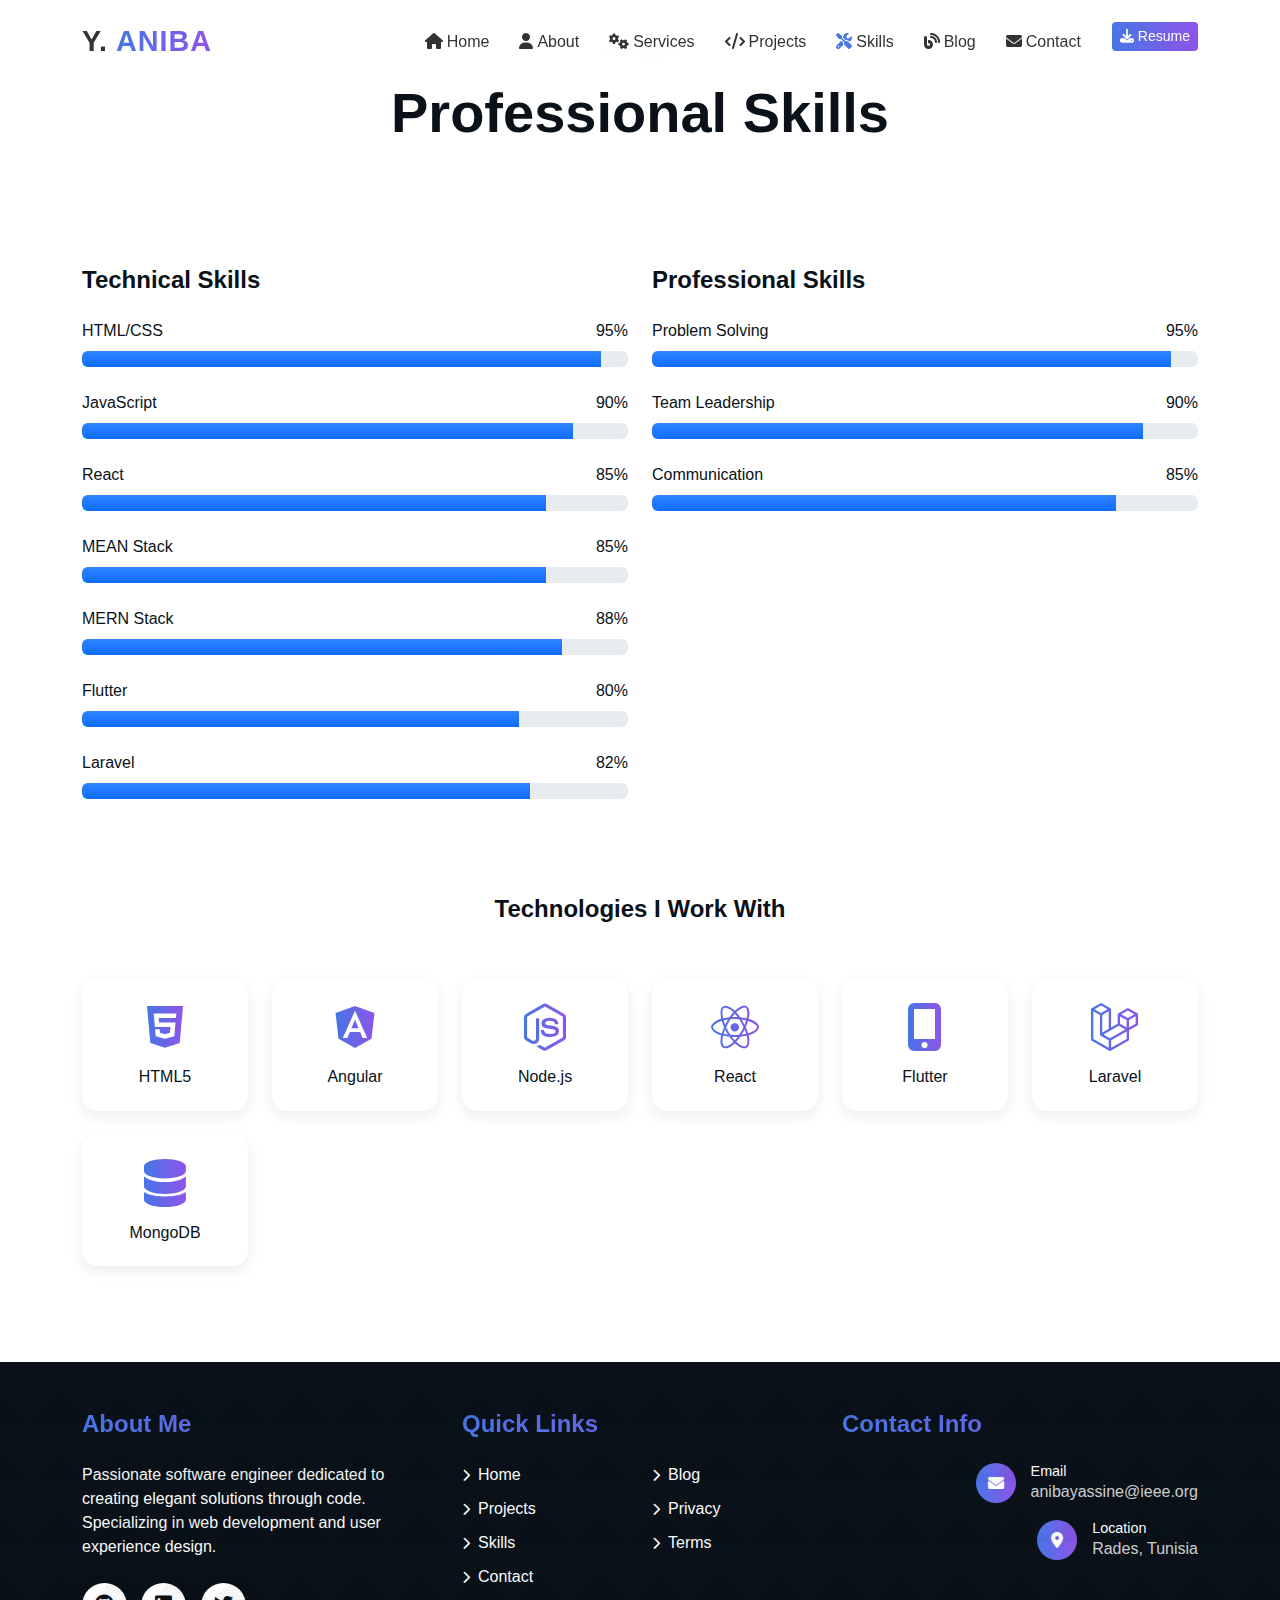
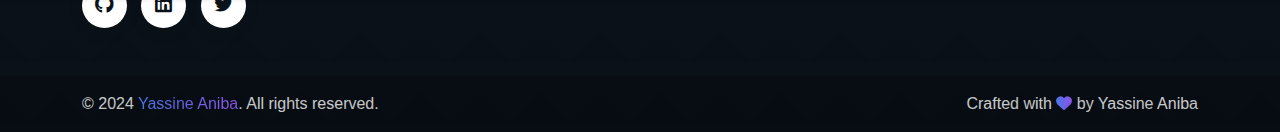
<file: skills.html>
<!DOCTYPE html>
<html lang="en">
    <head>
        <meta charset="UTF-8">
        <meta name="viewport" content="width=device-width, initial-scale=1.0">
        <!-- Bootstrap CSS -->
        <link href="https://cdn.jsdelivr.net/npm/bootstrap@5.3.3/dist/css/bootstrap.min.css" rel="stylesheet">
        <!-- Font Awesome -->
        <link rel="stylesheet" href="https://cdnjs.cloudflare.com/ajax/libs/font-awesome/6.5.1/css/all.min.css">
        <!-- Custom CSS -->
        <link rel="stylesheet" href="style.css">
        <title>Skills - Yassine Aniba</title>
    </head>
<body>
    <header class="header-area">
        <!-- Top Bar -->
        <div class="top-bar d-none d-md-block">
            <div class="container">
                <div class="row align-items-center">
                    <div class="col-md-8">
                        <div class="top-info">
                            <span><i class="fas fa-envelope me-2"></i>anibayassine@ieee.org</span>
                            <span class="ms-3"><i class="fas fa-map-marker-alt me-2"></i>Rades, Tunisia</span>
                        </div>
                    </div>
                    <div class="col-md-4">
                        <div class="top-social text-end">
                            <a href="#" class="social-mini-icon"><i class="fab fa-github"></i></a>
                            <a href="#" class="social-mini-icon"><i class="fab fa-linkedin"></i></a>
                            <a href="#" class="social-mini-icon"><i class="fab fa-twitter"></i></a>
                        </div>
                    </div>
                </div>
            </div>
        </div>

        <!-- Main Navbar -->
        <nav class="navbar navbar-expand-lg navbar-dark fixed-top" id="mainNav">
            <div class="container">
                <a class="navbar-brand" href="index.html">
                    <span class="brand-text">Y.</span>
                    <span class="text-gradient">ANIBA</span>
                </a>
                
                <button class="navbar-toggler" type="button" data-bs-toggle="collapse" data-bs-target="#navbarNav">
                    <span class="navbar-toggler-icon"></span>
                </button>
                
                <div class="collapse navbar-collapse" id="navbarNav">
                    <ul class="navbar-nav ms-auto">
                        <li class="nav-item">
                            <a class="nav-link" href="index.html">
                                <i class="fas fa-home me-1"></i>Home
                            </a>
                        </li>
                        <li class="nav-item">
                            <a class="nav-link" href="about.html">
                                <i class="fas fa-user me-1"></i>About
                            </a>
                        </li>
                        <li class="nav-item">
                            <a class="nav-link" href="services.html">
                                <i class="fas fa-cogs me-1"></i>Services
                            </a>
                        </li>
                        <li class="nav-item">
                            <a class="nav-link" href="projects.html">
                                <i class="fas fa-code me-1"></i>Projects
                            </a>
                        </li>
                        <li class="nav-item">
                            <a class="nav-link active" href="skills.html">
                                <i class="fas fa-tools me-1"></i>Skills
                            </a>
                        </li>
                        <li class="nav-item">
                            <a class="nav-link" href="blog.html">
                                <i class="fas fa-blog me-1"></i>Blog
                            </a>
                        </li>
                        <li class="nav-item">
                            <a class="nav-link" href="contact.html">
                                <i class="fas fa-envelope me-1"></i>Contact
                            </a>
                        </li>
                        <li class="nav-item ms-lg-3">
                            <a href="cvA.pdf" class="btn btn-gradient btn-sm">
                                <i class="fas fa-download me-1"></i>Resume
                            </a>
                        </li>
                    </ul>
                </div>
            </div>
        </nav>
    </header>
    <section class="skills-hero min-vh-50 d-flex align-items-center position-relative">
        <div class="container">
            <div class="row justify-content-center text-center">
                <div class="col-lg-8">
                    <span class="subtitle text-gradient mb-3 d-block">My Expertise</span>
                    <h1 class="display-4 fw-bold mb-4">Professional Skills</h1>
                </div>
            </div>
        </div>
    </section>

    <section class="skills-section py-6">
        <div class="container">
            <!-- Technical Skills -->
            <div class="row mb-5">
                <div class="col-lg-6">
                    <h3 class="h4 fw-bold mb-4">Technical Skills</h3>
                    <div class="skill-item mb-4">
                        <div class="d-flex justify-content-between mb-2">
                            <span class="skill-name">HTML/CSS</span>
                            <span class="skill-percentage">95%</span>
                        </div>
                        <div class="progress">
                            <div class="progress-bar bg-gradient" role="progressbar" style="width: 95%"></div>
                        </div>
                    </div>
                    <div class="skill-item mb-4">
                        <div class="d-flex justify-content-between mb-2">
                            <span class="skill-name">JavaScript</span>
                            <span class="skill-percentage">90%</span>
                        </div>
                        <div class="progress">
                            <div class="progress-bar bg-gradient" role="progressbar" style="width: 90%"></div>
                        </div>
                    </div>
                    <div class="skill-item mb-4">
                        <div class="d-flex justify-content-between mb-2">
                            <span class="skill-name">React</span>
                            <span class="skill-percentage">85%</span>
                        </div>
                        <div class="progress">
                            <div class="progress-bar bg-gradient" role="progressbar" style="width: 85%"></div>
                        </div>
                    </div>
                    <div class="skill-item mb-4">
                        <div class="d-flex justify-content-between mb-2">
                            <span class="skill-name">MEAN Stack</span>
                            <span class="skill-percentage">85%</span>
                        </div>
                        <div class="progress">
                            <div class="progress-bar bg-gradient" role="progressbar" style="width: 85%"></div>
                        </div>
                    </div>
                    <div class="skill-item mb-4">
                        <div class="d-flex justify-content-between mb-2">
                            <span class="skill-name">MERN Stack</span>
                            <span class="skill-percentage">88%</span>
                        </div>
                        <div class="progress">
                            <div class="progress-bar bg-gradient" role="progressbar" style="width: 88%"></div>
                        </div>
                    </div>
                    <div class="skill-item mb-4">
                        <div class="d-flex justify-content-between mb-2">
                            <span class="skill-name">Flutter</span>
                            <span class="skill-percentage">80%</span>
                        </div>
                        <div class="progress">
                            <div class="progress-bar bg-gradient" role="progressbar" style="width: 80%"></div>
                        </div>
                    </div>
                    <div class="skill-item mb-4">
                        <div class="d-flex justify-content-between mb-2">
                            <span class="skill-name">Laravel</span>
                            <span class="skill-percentage">82%</span>
                        </div>
                        <div class="progress">
                            <div class="progress-bar bg-gradient" role="progressbar" style="width: 82%"></div>
                        </div>
                    </div>
                </div>
                <div class="col-lg-6">
                    <h3 class="h4 fw-bold mb-4">Professional Skills</h3>
                    <div class="skill-item mb-4">
                        <div class="d-flex justify-content-between mb-2">
                            <span class="skill-name">Problem Solving</span>
                            <span class="skill-percentage">95%</span>
                        </div>
                        <div class="progress">
                            <div class="progress-bar bg-gradient" role="progressbar" style="width: 95%"></div>
                        </div>
                    </div>
                    <div class="skill-item mb-4">
                        <div class="d-flex justify-content-between mb-2">
                            <span class="skill-name">Team Leadership</span>
                            <span class="skill-percentage">90%</span>
                        </div>
                        <div class="progress">
                            <div class="progress-bar bg-gradient" role="progressbar" style="width: 90%"></div>
                        </div>
                    </div>
                    <div class="skill-item mb-4">
                        <div class="d-flex justify-content-between mb-2">
                            <span class="skill-name">Communication</span>
                            <span class="skill-percentage">85%</span>
                        </div>
                        <div class="progress">
                            <div class="progress-bar bg-gradient" role="progressbar" style="width: 85%"></div>
                        </div>
                    </div>
                </div>
            </div>

            <!-- Technologies -->
            <div class="row g-4 mt-4">
                <div class="col-12 text-center mb-4">
                    <h3 class="h4 fw-bold">Technologies I Work With</h3>
                </div>
                <div class="col-lg-2 col-md-3 col-sm-4 col-6">
                    <div class="tech-card text-center p-4">
                        <i class="fab fa-html5 fa-3x text-gradient mb-3"></i>
                        <h5 class="h6 mb-0">HTML5</h5>
                    </div>
                </div>
                <div class="col-lg-2 col-md-3 col-sm-4 col-6">
                    <div class="tech-card text-center p-4">
                        <i class="fab fa-angular fa-3x text-gradient mb-3"></i>
                        <h5 class="h6 mb-0">Angular</h5>
                    </div>
                </div>
                <div class="col-lg-2 col-md-3 col-sm-4 col-6">
                    <div class="tech-card text-center p-4">
                        <i class="fab fa-node-js fa-3x text-gradient mb-3"></i>
                        <h5 class="h6 mb-0">Node.js</h5>
                    </div>
                </div>
                <div class="col-lg-2 col-md-3 col-sm-4 col-6">
                    <div class="tech-card text-center p-4">
                        <i class="fab fa-react fa-3x text-gradient mb-3"></i>
                        <h5 class="h6 mb-0">React</h5>
                    </div>
                </div>
                <div class="col-lg-2 col-md-3 col-sm-4 col-6">
                    <div class="tech-card text-center p-4">
                        <i class="fas fa-mobile-alt fa-3x text-gradient mb-3"></i>
                        <h5 class="h6 mb-0">Flutter</h5>
                    </div>
                </div>
                <div class="col-lg-2 col-md-3 col-sm-4 col-6">
                    <div class="tech-card text-center p-4">
                        <i class="fab fa-laravel fa-3x text-gradient mb-3"></i>
                        <h5 class="h6 mb-0">Laravel</h5>
                    </div>
                </div>
                <div class="col-lg-2 col-md-3 col-sm-4 col-6">
                    <div class="tech-card text-center p-4">
                        <i class="fas fa-database fa-3x text-gradient mb-3"></i>
                        <h5 class="h6 mb-0">MongoDB</h5>
                    </div>
                </div>
            </div>
        </div>
    </section>

    <footer class="footer-area">
        <!-- Main Footer -->
        <div class="main-footer py-5">
            <div class="container">
                <div class="row g-4">
                    <!-- About Column -->
                    <div class="col-lg-4">
                        <div class="footer-widget">
                            <h4 class="text-gradient mb-4">About Me</h4>
                            <p class="text-light mb-4">Passionate software engineer dedicated to creating elegant solutions through code. Specializing in web development and user experience design.</p>
                            <div class="footer-social">
                                <a href="#" class="social-icon"><i class="fab fa-github"></i></a>
                                <a href="#" class="social-icon"><i class="fab fa-linkedin"></i></a>
                                <a href="#" class="social-icon"><i class="fab fa-twitter"></i></a>
                            </div>
                        </div>
                    </div>
    
                    <!-- Quick Links -->
                    <div class="col-lg-4">
                        <div class="footer-widget">
                            <h4 class="text-gradient mb-4">Quick Links</h4>
                            <div class="row">
                                <div class="col-6">
                                    <ul class="footer-links">
                                        <li><a href="index.html"><i class="fas fa-chevron-right me-2"></i>Home</a></li>
                                        <li><a href="projects.html"><i class="fas fa-chevron-right me-2"></i>Projects</a></li>
                                        <li><a href="skills.html"><i class="fas fa-chevron-right me-2"></i>Skills</a></li>
                                        <li><a href="contact.html"><i class="fas fa-chevron-right me-2"></i>Contact</a></li>
                                    </ul>
                                </div>
                                <div class="col-6">
                                    <ul class="footer-links">
                                        <li><a href="#"><i class="fas fa-chevron-right me-2"></i>Blog</a></li>
                                        <li><a href="#"><i class="fas fa-chevron-right me-2"></i>Privacy</a></li>
                                        <li><a href="#"><i class="fas fa-chevron-right me-2"></i>Terms</a></li>
                                    </ul>
                                </div>
                            </div>
                        </div>
                    </div>
    
                    <!-- Contact Info -->
                    <div class="col-lg-4">
                        <div class="footer-widget">
                            <h4 class="text-gradient mb-4">Contact Info</h4>
                            <div class="contact-info">
                                <div class="contact-item mb-3">
                                    <i class="fas fa-envelope contact-icon"></i>
                                    <div class="contact-text">
                                        <h6 class="mb-0">Email</h6>
                                        <p class="mb-0">anibayassine@ieee.org</p>
                                    </div>
                                </div>
                                <div class="contact-item mb-3">
                                    <i class="fas fa-map-marker-alt contact-icon"></i>
                                    <div class="contact-text">
                                        <h6 class="mb-0">Location</h6>
                                        <p class="mb-0">Rades, Tunisia</p>
                                    </div>
                                </div>
                            </div>
                        </div>
                    </div>
                </div>
            </div>
        </div>
    
        <!-- Copyright Bar -->
        <div class="copyright-bar py-3">
            <div class="container">
                <div class="row align-items-center">
                    <div class="col-md-6">
                        <p class="mb-0 text-center text-md-start">
                            &copy; 2024 <span class="text-gradient">Yassine Aniba</span>. All rights reserved.
                        </p>
                    </div>
                    <div class="col-md-6">
                        <p class="mb-0 text-center text-md-end">
                            Crafted with <i class="fas fa-heart text-gradient"></i> by Yassine Aniba
                        </p>
                    </div>
                </div>
            </div>
        </div>
    </footer>

    <!-- Bootstrap JS -->
    <script src="https://cdn.jsdelivr.net/npm/bootstrap@5.3.3/dist/js/bootstrap.bundle.min.js"></script>
</body>
</html>
</file>
<file: style.css>
/* Variables */
:root {
    --gradient-1: #4776E6;
    --gradient-2: #8E54E9;
    --dark: #0a1118;
    --light: #f8f9fa;
}

/* Global Styles */
body {
    font-family: 'Inter', sans-serif;
    color: var(--dark);
    position: relative;
}

.text-gradient {
    background: linear-gradient(to right, var(--gradient-1), var(--gradient-2));
    -webkit-background-clip: text;
    -webkit-text-fill-color: transparent;
}

.btn-gradient {
    background: linear-gradient(to right, var(--gradient-1), var(--gradient-2));
    border: none;
    color: white !important;
    transition: all 0.3s ease;
    position: relative;
    z-index: 10;
}

.btn-gradient:hover {
    transform: translateY(-2px);
    box-shadow: 0 5px 15px rgba(71, 118, 230, 0.3);
}

/* Navbar */
#mainNav {
    background: rgba(10, 17, 24, 0.95);
    backdrop-filter: blur(10px);
    padding: 1rem 0;
    transition: all 0.3s ease;
}

.navbar-brand {
    font-size: 2rem;
    font-weight: 700;
}

/* Hero Section */
.hero {
    background: #f8f9fa;
    position: relative;
}

.hero-bg-animation {
    position: absolute;
    top: 0;
    left: 0;
    width: 100%;
    height: 100%;
    background: linear-gradient(45deg, #f3f4f6 25%, transparent 25%),
                linear-gradient(-45deg, #f3f4f6 25%, transparent 25%),
                linear-gradient(45deg, transparent 75%, #f3f4f6 75%),
                linear-gradient(-45deg, transparent 75%, #f3f4f6 75%);
    background-size: 20px 20px;
    animation: backgroundMove 20s linear infinite;
    opacity: 0.25;
}

.profile-card {
    position: relative;
    padding: 20px;
}

.profile-img {
    width: 100%;
    max-width: 400px;
    border-radius: 30px;
    box-shadow: 0 20px 40px rgba(0,0,0,0.1);
    transition: var(--transition);
}

.profile-card:hover .profile-img {
    transform: translateY(-10px);
}

/* Social Links */
.social-icon {
    display: inline-flex;
    align-items: center;
    justify-content: center;
    width: 45px;
    height: 45px;
    border-radius: 50%;
    background: white;
    color: var(--dark);
    font-size: 1.2rem;
    transition: all 0.3s ease;
    text-decoration: none;
    box-shadow: 0 5px 15px rgba(0,0,0,0.1);
}

.social-icon:hover {
    transform: translateY(-3px);
    color: white;
    background: linear-gradient(to right, var(--gradient-1), var(--gradient-2));
}

/* About Section */
.py-6 {
    padding-top: 6rem;
    padding-bottom: 6rem;
}

.section-divider {
    width: 80px;
    height: 4px;
    background: var(--primary-gradient);
    margin: 2rem 0;
}

.skill-tag {
    display: inline-block;
    padding: 8px 16px;
    background: white;
    border-radius: 20px;
    margin: 5px;
    font-size: 0.9rem;
    box-shadow: 0 3px 10px rgba(0,0,0,0.1);
    transition: var(--transition);
}

.skill-tag:hover {
    transform: translateY(-2px);
    background: var(--primary-gradient);
    color: white;
}

/* Quick Facts Card */
.card-hover {
    border-radius: 20px;
    transition: var(--transition);
}

.card-hover:hover {
    transform: translateY(-10px);
}

.fact-item {
    display: flex;
    align-items: flex-start;
    margin-bottom: 1.5rem;
}

.fact-icon {
    width: 40px;
    height: 40px;
    display: flex;
    align-items: center;
    justify-content: center;
    background: var(--primary-gradient);
    color: white;
    border-radius: 10px;
    margin-right: 1rem;
}

.fact-label {
    color: #6c757d;
    margin-bottom: 5px;
    font-size: 0.9rem;
}

.fact-text {
    font-weight: 600;
    margin: 0;
}

/* Footer */
.footer {
    position: relative;
    overflow: hidden;
}

.footer::before {
    content: '';
    position: absolute;
    top: 0;
    left: 0;
    width: 100%;
    height: 100%;
    background: linear-gradient(45deg, #000 25%, transparent 25%),
                linear-gradient(-45deg, #000 25%, transparent 25%);
    background-size: 60px 60px;
    opacity: 0.1;
}

/* Animations */
@keyframes backgroundMove {
    0% {
        background-position: 0 0;
    }
    100% {
        background-position: 40px 40px;
    }
}

/* Responsive Adjustments */
@media (max-width: 991.98px) {
    .hero-text {
        text-align: center;
        margin-bottom: 3rem;
    }
    
    .social-links {
        justify-content: center;
    }
} 

/* Skills Page */
.skill-progress .progress {
    background-color: #f0f0f0;
    border-radius: 10px;
    overflow: hidden;
}

.progress-gradient {
    background: var(--primary-gradient);
}

.tech-card {
    background: white;
    border-radius: 15px;
    transition: var(--transition);
    box-shadow: 0 5px 15px rgba(0,0,0,0.08);
}

.tech-card:hover {
    transform: translateY(-5px);
}

/* Projects Page */
.project-img-wrapper {
    position: relative;
    overflow: hidden;
    border-radius: 15px 15px 0 0;
}

.project-overlay {
    position: absolute;
    top: 0;
    left: 0;
    width: 100%;
    height: 100%;
    background: rgba(0,0,0,0.7);
    display: flex;
    align-items: center;
    justify-content: center;
    opacity: 0;
    transition: var(--transition);
}

.project-card:hover .project-overlay {
    opacity: 1;
}

.project-link {
    width: 45px;
    height: 45px;
    background: white;
    border-radius: 50%;
    display: flex;
    align-items: center;
    justify-content: center;
    margin: 0 10px;
    color: #333;
    transition: var(--transition);
}

.project-link:hover {
    background: var(--primary-gradient);
    color: white;
    transform: translateY(-3px);
}

.tech-tag {
    display: inline-block;
    padding: 5px 12px;
    background: #f8f9fa;
    border-radius: 20px;
    font-size: 0.85rem;
    margin: 3px;
    transition: var(--transition);
}

.tech-tag:hover {
    background: var(--primary-gradient);
    color: white;
}

/* Contact Page */
.contact-icon {
    width: 60px;
    height: 60px;
    background: var(--primary-gradient);
    border-radius: 50%;
    display: flex;
    align-items: center;
    justify-content: center;
    margin: 0 auto;
    color: white;
    font-size: 1.5rem;
}

.form-floating > .form-control:focus ~ label,
.form-floating > .form-control:not(:placeholder-shown) ~ label {
    color: #6c757d;
}

.form-control:focus {
    border-color: #9f1ae2;
    box-shadow: 0 0 0 0.25rem rgba(41, 55, 240, 0.25);
}

/* Header Styles */
.header-area {
    position: relative;
}

.top-bar {
    background: rgba(255, 255, 255, 0.05);
    padding: 8px 0;
    font-size: 0.9rem;
    backdrop-filter: blur(10px);
    border-bottom: 1px solid rgba(255, 255, 255, 0.1);
}

.top-info span {
    color: #fff;
    opacity: 0.8;
}

.social-mini-icon {
    color: #fff;
    opacity: 0.8;
    margin-left: 15px;
    transition: var(--transition);
}

.social-mini-icon:hover {
    opacity: 1;
    color: #fff;
}

#mainNav {
    background: rgba(255, 255, 255, 0.95);
    backdrop-filter: blur(10px);
    padding: 15px 0;
    transition: var(--transition);
}

#mainNav.scrolled {
    padding: 10px 0;
    background: rgba(255, 255, 255, 0.98);
}

.navbar-brand {
    font-size: 1.8rem;
    font-weight: 700;
    letter-spacing: 1px;
}

.brand-text {
    color: #333;
}

.nav-link {
    font-weight: 500;
    padding: 8px 15px !important;
    color: #333 !important;
    transition: var(--transition);
}

.nav-link:hover {
    color: var(--primary-gradient) !important;
}

/* Footer Styles */
.footer-area {
    background: var(--dark);
    position: relative;
    z-index: 1;
}

.footer-area::before {
    content: '';
    position: absolute;
    top: 0;
    left: 0;
    width: 100%;
    height: 100%;
    background: linear-gradient(45deg, #000 25%, transparent 25%),
                linear-gradient(-45deg, #000 25%, transparent 25%);
    background-size: 60px 60px;
    opacity: 0.03;
}

.footer-widget h4 {
    font-size: 1.5rem;
    font-weight: 600;
    margin-bottom: 1.5rem;
}

.footer-links {
    list-style: none;
    padding: 0;
    margin: 0;
    position: relative;
    z-index: 2;
}

.footer-links li {
    margin-bottom: 10px;
}

.footer-links a {
    color: var(--light);
    text-decoration: none;
    transition: all 0.3s ease;
    display: inline-block;
    position: relative;
    z-index: 3;
}

.footer-links a:hover {
    color: var(--gradient-1);
    transform: translateX(5px);
}

.contact-item {
    display: flex;
    align-items: flex-start;
    color: rgba(255, 255, 255, 0.8);
}

.contact-icon {
    width: 35px;
    height: 35px;
    background: var(--primary-gradient);
    border-radius: 50%;
    display: flex;
    align-items: center;
    justify-content: center;
    margin-right: 15px;
    font-size: 0.9rem;
}

.contact-text h6 {
    color: #fff;
    font-size: 0.9rem;
}

.copyright-bar {
    background: rgba(0, 0, 0, 0.2);
    color: rgba(255, 255, 255, 0.8);
}

.service-card {
    transition: all 0.3s ease;
    border-radius: 1rem;
}

.service-card:hover {
    transform: translateY(-10px);
}

.service-icon {
    width: 80px;
    height: 80px;
    display: flex;
    align-items: center;
    justify-content: center;
    background: rgba(71, 118, 230, 0.1);
    border-radius: 50%;
    margin-bottom: 1.5rem;
}

.footer-area {
    background: var(--dark);
    color: var(--light);
}

.footer-links {
    list-style: none;
    padding: 0;
}

.footer-links a {
    color: var(--light);
    text-decoration: none;
    transition: all 0.3s ease;
}

.footer-links a:hover {
    color: var(--gradient-1);
    padding-left: 5px;
}

.social-icon {
    width: 40px;
    height: 40px;
    display: inline-flex;
    align-items: center;
    justify-content: center;
    background: rgba(255, 255, 255, 0.1);
    border-radius: 50%;
    margin-right: 10px;
    color: var(--light);
    transition: all 0.3s ease;
}

.social-icon:hover {
    background: linear-gradient(to right, var(--gradient-1), var(--gradient-2));
    transform: translateY(-3px);
}

/* Icon Styles */
.icon-box {
    width: 60px;
    height: 60px;
    background: rgba(71, 118, 230, 0.1);
    border-radius: 50%;
    display: flex;
    align-items: center;
    justify-content: center;
    margin: 0 auto;
    transition: all 0.3s ease;
}

.icon-box:hover {
    transform: translateY(-5px);
    background: linear-gradient(to right, var(--gradient-1), var(--gradient-2));
    color: white;
}

.social-link {
    display: inline-flex;
    align-items: center;
    justify-content: center;
    width: 45px;
    height: 45px;
    background: rgba(71, 118, 230, 0.1);
    border-radius: 50%;
    color: var(--dark);
    margin: 0 10px;
    font-size: 1.2rem;
    transition: all 0.3s ease;
    text-decoration: none;
}

.social-link:hover {
    transform: translateY(-3px);
    background: linear-gradient(to right, var(--gradient-1), var(--gradient-2));
    color: white;
}

/* Navbar Icon Styles */
.nav-link i {
    transition: all 0.3s ease;
}

.nav-link:hover i {
    transform: translateY(-2px);
}

.nav-link.active i {
    color: var(--gradient-1);
}

/* Footer Icon Styles */
.footer-links i {
    font-size: 0.8rem;
    transition: all 0.3s ease;
}

.footer-links a:hover i {
    transform: translateX(3px);
}

.contact-icon {
    width: 40px;
    height: 40px;
    background: linear-gradient(to right, var(--gradient-1), var(--gradient-2));
    border-radius: 50%;
    display: flex;
    align-items: center;
    justify-content: center;
    color: white;
    font-size: 1rem;
    margin-right: 15px;
}

.modal-content {
    background: var(--bs-body-bg);
    border: none;
}

.tech-tag {
    display: inline-block;
    padding: 0.25rem 0.75rem;
    margin: 0.25rem;
    border-radius: 2rem;
    background: var(--bs-gray-200);
    font-size: 0.875rem;
}

.modal .tech-tag {
    background: var(--bs-gray-800);
    color: var(--bs-light);
}

.modal-dialog {
    max-width: 800px;
}

.modal-body img {
    width: 100%;
    border-radius: 0.5rem;
}

.social-links {
    display: flex;
    gap: 1rem;
}

.social-icon {
    display: inline-flex;
    align-items: center;
    justify-content: center;
    width: 45px;
    height: 45px;
    border-radius: 50%;
    background: white;
    color: var(--dark);
    font-size: 1.2rem;
    transition: all 0.3s ease;
    text-decoration: none;
    box-shadow: 0 5px 15px rgba(0,0,0,0.1);
}

.social-icon:hover {
    transform: translateY(-3px);
    color: white;
    background: linear-gradient(to right, var(--gradient-1), var(--gradient-2));
}

/* CTA Buttons */
.cta-buttons {
    position: relative;
    z-index: 10;
}

.cta-buttons .btn {
    position: relative;
    z-index: 10;
    text-decoration: none;
    display: inline-block;
}

.btn-outline-dark {
    position: relative;
    z-index: 10;
    border: 2px solid var(--dark);
    color: var(--dark);
    transition: all 0.3s ease;
}

.btn-outline-dark:hover {
    background: var(--dark);
    color: white;
    transform: translateY(-2px);
}
</file>
